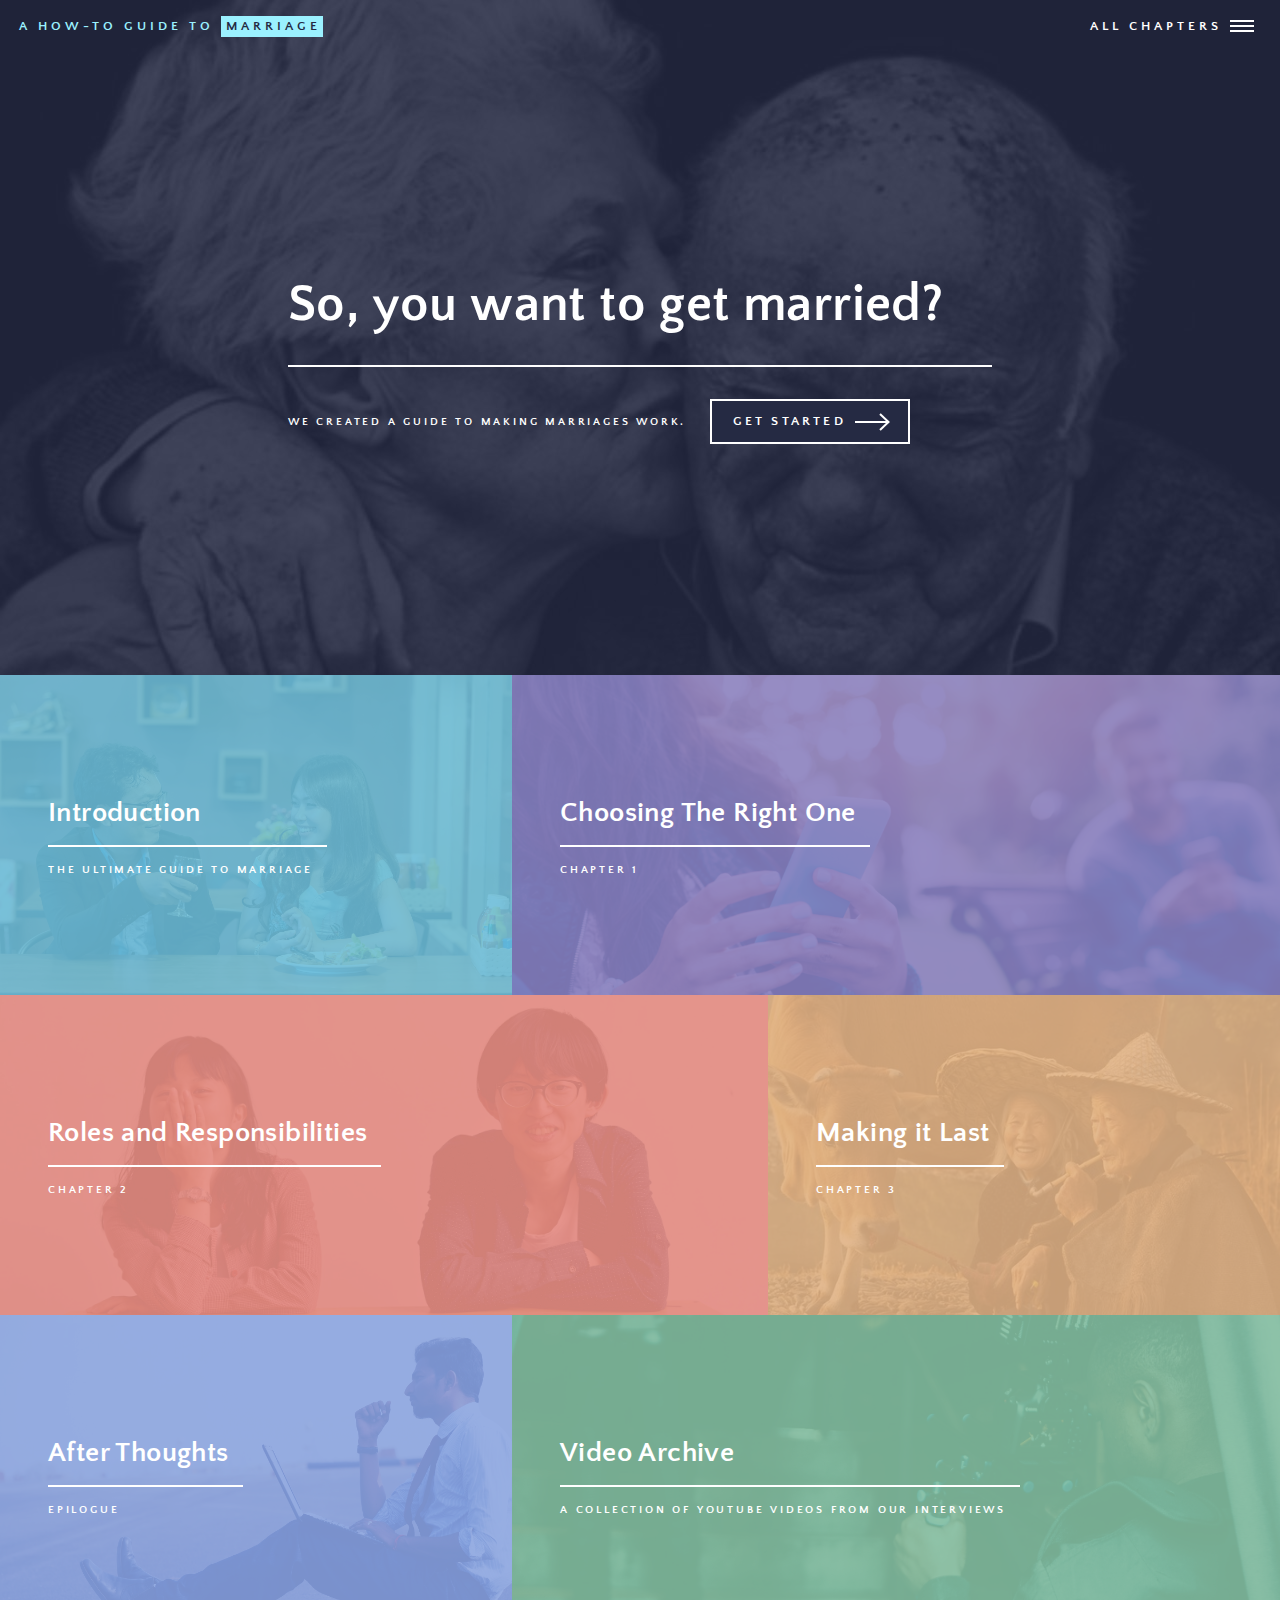
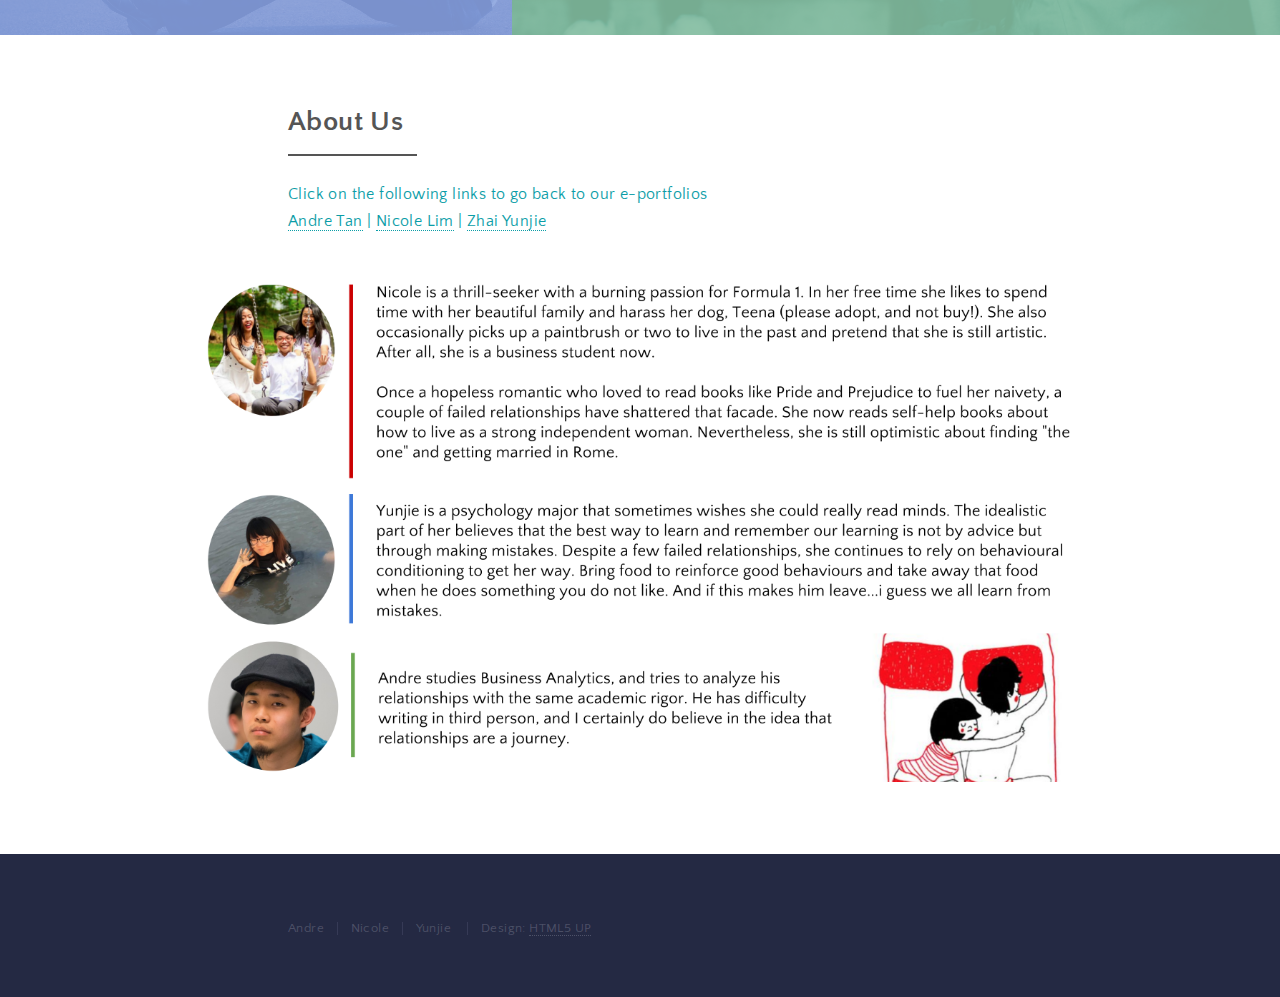
<file: index.html>
<html>
	<head>
		<title>A How-To Guide to Marriage</title>
		<meta charset="utf-8" />
		<meta name="viewport" content="width=device-width, initial-scale=1, user-scalable=no" />
		<!--[if lte IE 8]><script src="assets/js/ie/html5shiv.js"></script><![endif]-->
		<link rel="stylesheet" href="assets/css/main.css" />
		<link rel="stylesheet" href="https://fonts.googleapis.com/css?family=Raleway:200|Quattrocento+Sans">
		<link rel="stylesheet" href="assets/css/custom.css" />
		<!--[if lte IE 9]><link rel="stylesheet" href="assets/css/ie9.css" /><![endif]-->
		<!--[if lte IE 8]><link rel="stylesheet" href="assets/css/ie8.css" /><![endif]-->
	</head>
	<body>

		<!-- Wrapper -->
		<div id="wrapper">

			<!-- Header -->
			<header id="header" class="alt">
				<a href="index.html" class="logo"><span>A How-To Guide to</span> <strong>Marriage</strong></a>
				<nav>
					<a href="#menu">All Chapters</a>
				</nav>
			</header>

			<!-- Menu -->
			<nav id="menu">
				<ul class="links">
					<li><a href="index.html">Home</a></li>
					<li><a href="intro.html">Chapter 0: Introduction</a></li>
					<li><a href="choosing.html">Chapter 1: Choosing The Right One</a></li>
					<li><a href="roles.html">Chapter 2: Roles and Responsibilities</a></li>
					<li><a href="longevity.html">Chapter 3: Making it Last</a></li>
					<li><a href="reflection.html">Epilogue: After Thoughts</a></li>
					<li><a href="archive.html">Video Archives</a></li>
				</ul>
			</nav>

			<!-- Banner -->
			<section id="banner" class="major">
				<div class="inner">
					<header class="major">
						<h1>So, you want to get married?</h1>
					</header>
					<div class="content">
						<p>We created a guide to making marriages work.</p>
						<ul class="actions">
							<li><a href="#one" class="button next scrolly">Get Started</a></li>
						</ul>
					</div>
				</div>
			</section>

			<!-- Main -->
			<div id="main">
				<!-- One -->
				<section id="one" class="tiles">
					<article>
						<span class="image">
							<img src="images/intro.jpg" alt="" />
						</span>
						<header class="major">
							<h3><a href="intro.html" class="link">Introduction</a></h3>
							<p>The Ultimate Guide to Marriage</p>
						</header>
					</article>
					<article>
						<span class="image">
							<img src="images/choosing.jpg" alt="" />
						</span>
						<header class="major">
							<h3><a href="choosing.html" class="link">Choosing The Right One</a></h3>
							<p>Chapter 1</p>
						</header>
					</article>
					<article>
						<span class="image">
							<img src="images/roles.jpg" alt="" />
						</span>
						<header class="major">
							<h3><a href="roles.html" class="link">Roles and Responsibilities</a></h3>
							<p>Chapter 2</p>
						</header>
					</article>
					<article>
						<span class="image">
							<img src="images/longevity.jpg" alt="" />
						</span>
						<header class="major">
							<h3><a href="longevity.html" class="link">Making it Last</a></h3>
							<p>Chapter 3</p>
						</header>
					</article>
					<article>
						<span class="image">
							<img src="images/reflection.jpg" alt="" />
						</span>
						<header class="major">
							<h3><a href="reflection.html" class="link">After Thoughts</a></h3>
							<p>Epilogue</p>
						</header>
					</article>
					<article>
						<span class="image">
							<img src="images/archive.jpg" alt="" />
						</span>
						<header class="major">
							<h3><a href="archive.html" class="link">Video Archive</a></h3>
							<p>A collection of YouTube videos from our Interviews</p>
						</header>
					</article>
				</section>
				<section id="two">
					<div class="inner">
						<header class="major">
							<h2>About Us</h2>
						</header>
						<ul class="portfoliolinks">
							<font color="#0b9da7">
							<li>Click on the following links to go back to our e-portfolios</li>
							<li><a href="http://blog.nus.edu.sg/tanandre">Andre Tan</a> | <a href="http://blog.nus.edu.sg/limyunyeenicole">Nicole Lim</a> | <a href="http://blog.nus.edu.sg/zhaiyunjie">Zhai Yunjie</a></li>
							</font>
						</ul>
						<span class="image main"><img src="images/about-us.jpg" alt="" style="width: 130%; margin-left: -15%;"/></span>
					</div>
				</section>
			</div>

			<!-- Footer -->
			<footer id="footer">
				<div class="inner">
					<ul class="copyright">
						<li>Andre</li><li>Nicole</li><li>Yunjie</li>
						<li>Design: <a href="https://html5up.net">HTML5 UP</a></li>
					</ul>
				</div>
			</footer>

		</div>

		<!-- Scripts -->
		<script src="assets/js/jquery.min.js"></script>
		<script src="assets/js/jquery.scrolly.min.js"></script>
		<script src="assets/js/jquery.scrollex.min.js"></script>
		<script src="assets/js/skel.min.js"></script>
		<script src="assets/js/util.js"></script>
		<!--[if lte IE 8]><script src="assets/js/ie/respond.min.js"></script><![endif]-->
		<script src="assets/js/main.js"></script>

	</body>
</html>
</file>
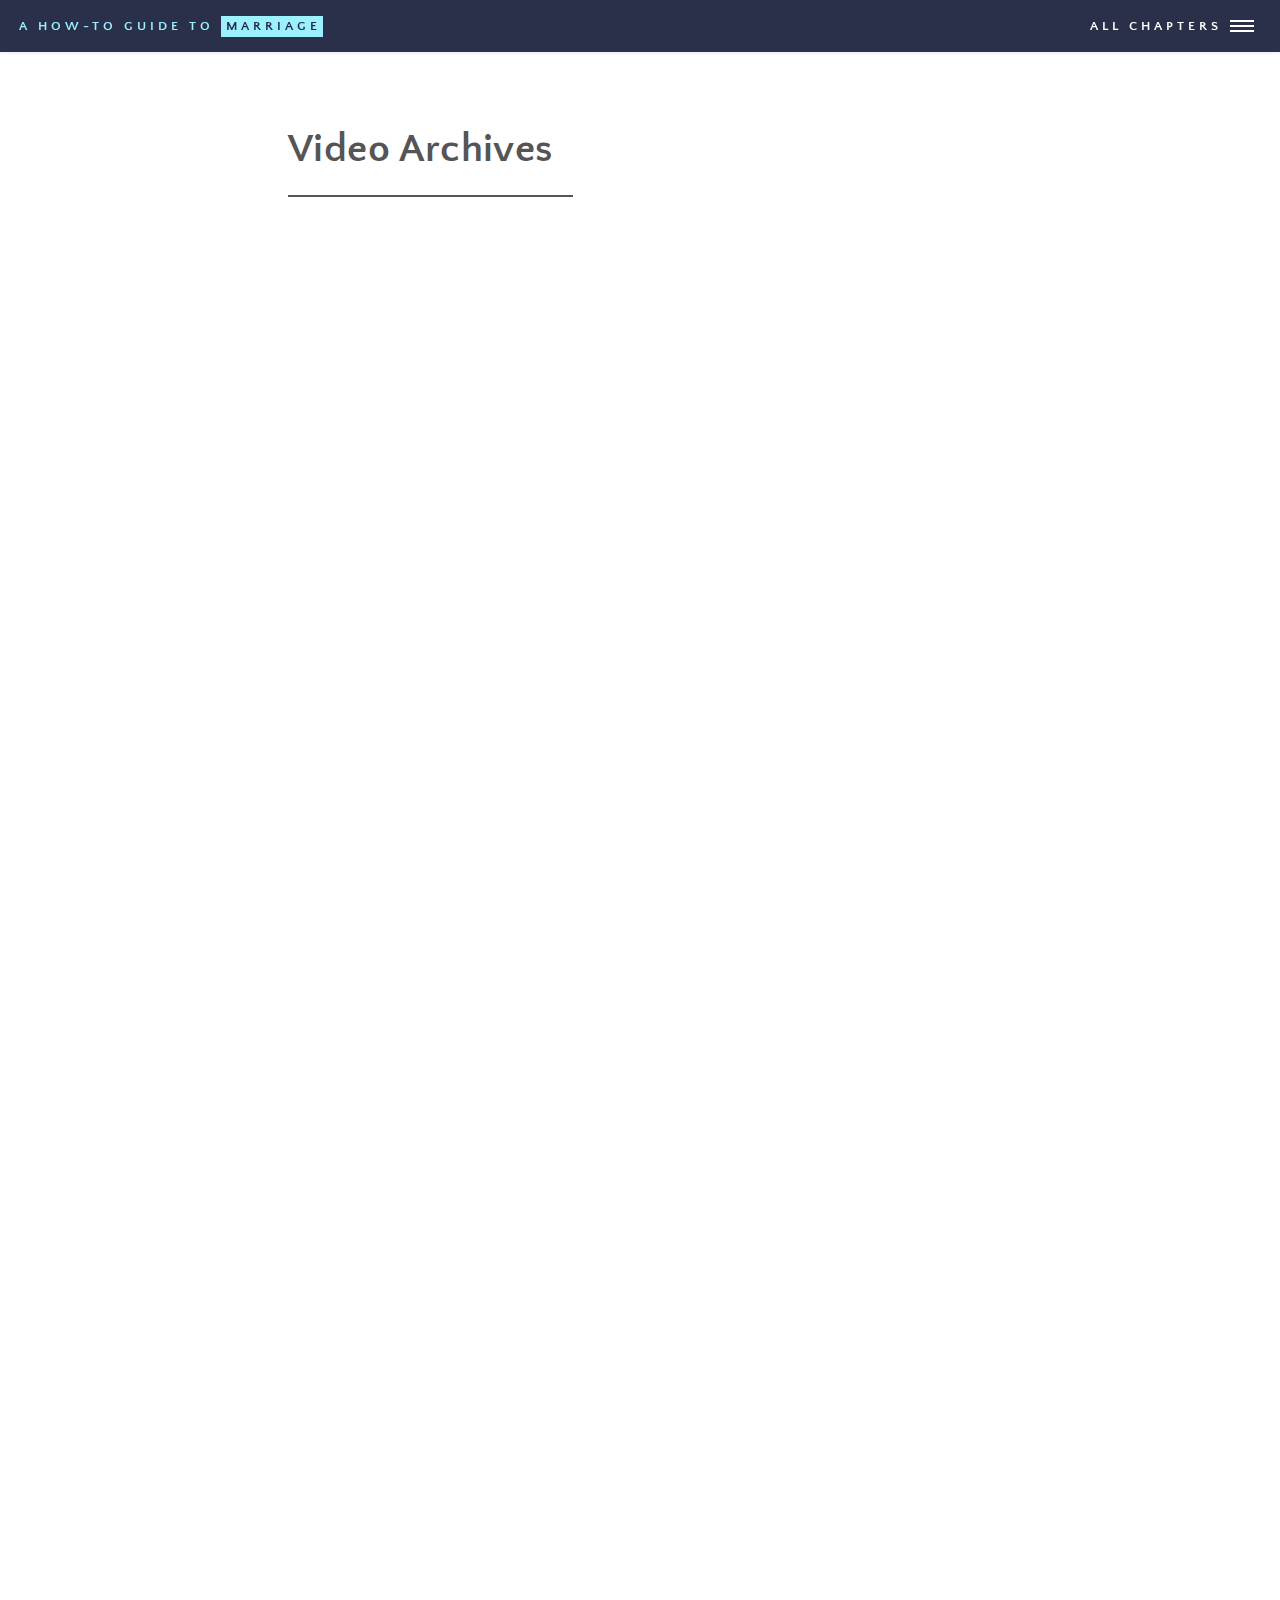
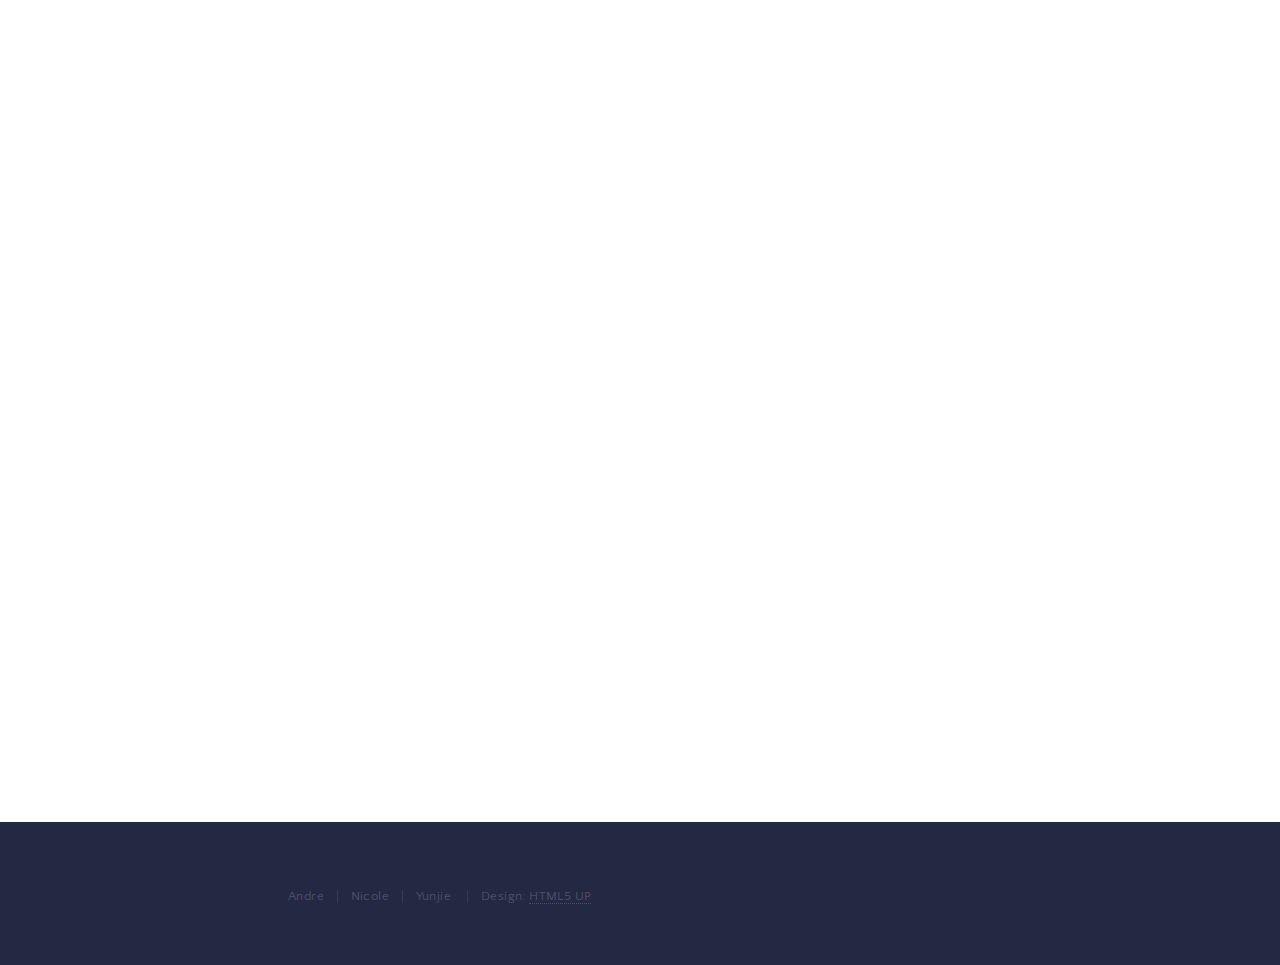
<file: archive.html>
<html>
	<head>
		<title>A How-To Guide to Marriage</title>
		<meta charset="utf-8" />
		<meta name="viewport" content="width=device-width, initial-scale=1, user-scalable=no" />
		<!--[if lte IE 8]><script src="assets/js/ie/html5shiv.js"></script><![endif]-->
		<link rel="stylesheet" href="assets/css/main.css" />
		<link rel="stylesheet" href="https://fonts.googleapis.com/css?family=Raleway:200|Quattrocento+Sans">
		<link rel="stylesheet" href="assets/css/custom.css" />
		<!--[if lte IE 9]><link rel="stylesheet" href="assets/css/ie9.css" /><![endif]-->
		<!--[if lte IE 8]><link rel="stylesheet" href="assets/css/ie8.css" /><![endif]-->
	</head>
	<body>

		<!-- Wrapper -->
		<div id="wrapper">

			<!-- Header -->
			<header id="header">
				<a href="index.html" class="logo"><span>A How-To Guide to</span> <strong>Marriage</strong></a>
				<nav>
					<a href="#menu">All Chapters</a>
				</nav>
			</header>

			<!-- Menu -->
			<nav id="menu">
				<ul class="links">
					<li><a href="index.html">Home</a></li>
					<li><a href="intro.html">Chapter 0: Introduction</a></li>
					<li><a href="choosing.html">Chapter 1: Choosing The Right One</a></li>
					<li><a href="roles.html">Chapter 2: Roles and Responsibilities</a></li>
					<li><a href="longevity.html">Chapter 3: Making it Last</a></li>
					<li><a href="reflection.html">Epilogue: After Thoughts</a></li>
					<li><a href="archive.html">Video Archives</a></li>
				</ul>
			</nav>

			<!-- Main -->
			<div id="main" class="alt tips">

				<!-- One -->
				<section id="one">
					<div class="inner">
						<header class="major">
							<h1>Video Archives</h1>
						</header>
						<div class="archives">
							<iframe width="100%" height="400" src="https://www.youtube.com/embed/ckQSnyKEOr0" frameborder="0" allowfullscreen></iframe>
							<iframe width="100%" height="400" src="https://www.youtube.com/embed/anjy_macCco" frameborder="0" allowfullscreen></iframe>
							<iframe width="100%" height="400" src="https://www.youtube.com/embed/rU7gg346ZY8" frameborder="0" allowfullscreen></iframe>
							<iframe width="100%" height="400" src="https://www.youtube.com/embed/88W1-x_WoZQ" frameborder="0" allowfullscreen></iframe>
							<iframe width="100%" height="400" src="https://www.youtube.com/embed/GCV6hrbBgS0" frameborder="0" allowfullscreen></iframe>
						</div>
					</div>
				</section>

			</div>


			<!-- Footer -->
			<footer id="footer">
				<div class="inner">
					<ul class="copyright">
						<li>Andre</li><li>Nicole</li><li>Yunjie</li>
						<li>Design: <a href="https://html5up.net">HTML5 UP</a></li>
					</ul>
				</div>
			</footer>

		</div>

		<!-- Scripts -->
		<script src="assets/js/jquery.min.js"></script>
		<script src="assets/js/jquery.scrolly.min.js"></script>
		<script src="assets/js/jquery.scrollex.min.js"></script>
		<script src="assets/js/skel.min.js"></script>
		<script src="assets/js/util.js"></script>
		<!--[if lte IE 8]><script src="assets/js/ie/respond.min.js"></script><![endif]-->
		<script src="assets/js/main.js"></script>

	</body>
</html>
</file>
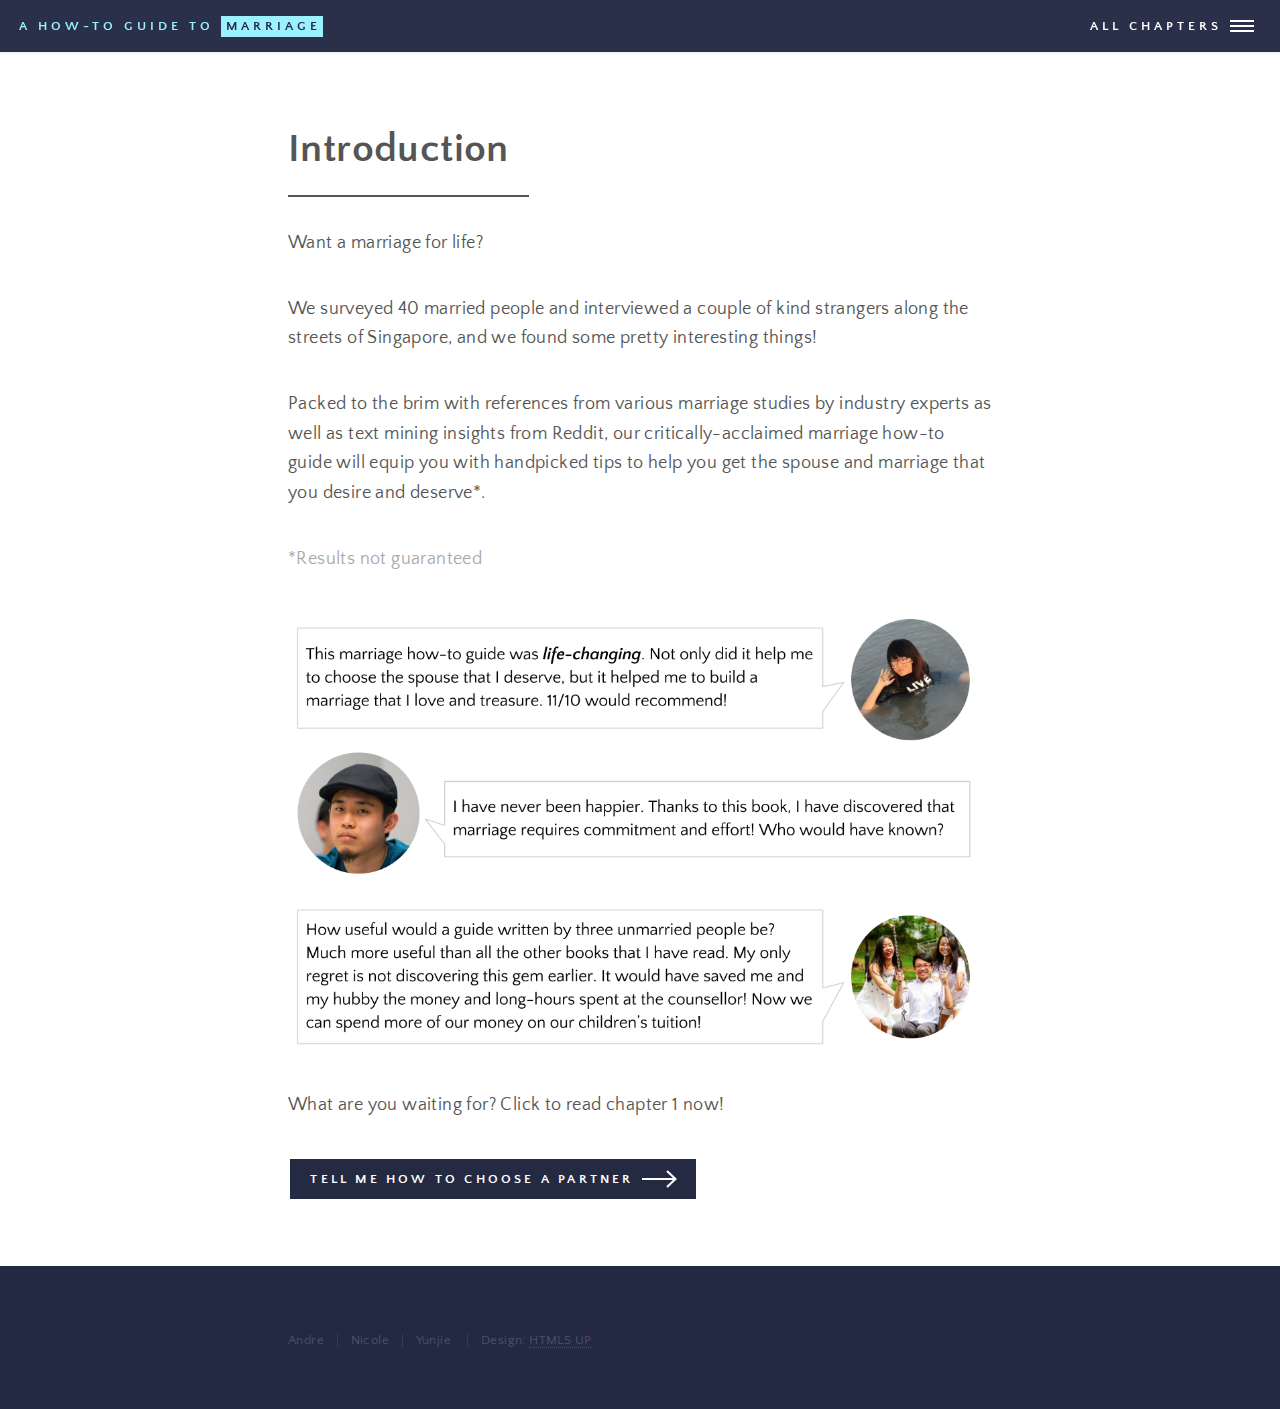
<file: intro.html>
<html>
	<head>
		<title>A How-To Guide to Marriage</title>
		<meta charset="utf-8" />
		<meta name="viewport" content="width=device-width, initial-scale=1, user-scalable=no" />
		<!--[if lte IE 8]><script src="assets/js/ie/html5shiv.js"></script><![endif]-->
		<link rel="stylesheet" href="assets/css/main.css" />
		<link rel="stylesheet" href="https://fonts.googleapis.com/css?family=Raleway:200|Quattrocento+Sans">
		<link rel="stylesheet" href="assets/css/custom.css" />
		<!--[if lte IE 9]><link rel="stylesheet" href="assets/css/ie9.css" /><![endif]-->
		<!--[if lte IE 8]><link rel="stylesheet" href="assets/css/ie8.css" /><![endif]-->
	</head>
	<body>

		<!-- Wrapper -->
		<div id="wrapper">

			<!-- Header -->
			<header id="header">
				<a href="index.html" class="logo"><span>A How-To Guide to</span> <strong>Marriage</strong></a>
				<nav>
					<a href="#menu">All Chapters</a>
				</nav>
			</header>

			<!-- Menu -->
			<nav id="menu">
				<ul class="links">
					<li><a href="index.html">Home</a></li>
					<li><a href="intro.html">Chapter 0: Introduction</a></li>
					<li><a href="choosing.html">Chapter 1: Choosing The Right One</a></li>
					<li><a href="roles.html">Chapter 2: Roles and Responsibilities</a></li>
					<li><a href="longevity.html">Chapter 3: Making it Last</a></li>
					<li><a href="reflection.html">Epilogue: After Thoughts</a></li>
					<li><a href="archive.html">Video Archives</a></li>
				</ul>
			</nav>

			<!-- Main -->
			<div id="main" class="alt tips">

				<!-- One -->
				<section id="one">
					<div class="inner">
						<header class="major">
							<h1>Introduction</h1>
						</header>
						<p>Want a marriage for life?</p>
						<p>We surveyed 40 married people and interviewed a couple of kind strangers along the streets of Singapore, and we found some pretty interesting things!</p>
						<p>Packed to the brim with references from various marriage studies by industry experts as well as text mining insights from Reddit, our critically-acclaimed marriage how-to guide will equip you with handpicked tips to help you get the spouse and marriage that you desire and deserve*.</p>
						<p style="color: #aaa;">*Results not guaranteed</p>
						<span class="image main"><img src="images/testimonial.jpg" alt="" /></span>
						<p>What are you waiting for? Click to read chapter 1 now!</p>
						<ul class="actions">
							<li><a href="choosing.html" class="button next">Tell me how to choose a partner</a></li>
						</ul>
					</div>
				</section>

			</div>


			<!-- Footer -->
			<footer id="footer">
				<div class="inner">
					<ul class="copyright">
						<li>Andre</li><li>Nicole</li><li>Yunjie</li>
						<li>Design: <a href="https://html5up.net">HTML5 UP</a></li>
					</ul>
				</div>
			</footer>

		</div>

		<!-- Scripts -->
		<script src="assets/js/jquery.min.js"></script>
		<script src="assets/js/jquery.scrolly.min.js"></script>
		<script src="assets/js/jquery.scrollex.min.js"></script>
		<script src="assets/js/skel.min.js"></script>
		<script src="assets/js/util.js"></script>
		<!--[if lte IE 8]><script src="assets/js/ie/respond.min.js"></script><![endif]-->
		<script src="assets/js/main.js"></script>

	</body>
</html>
</file>
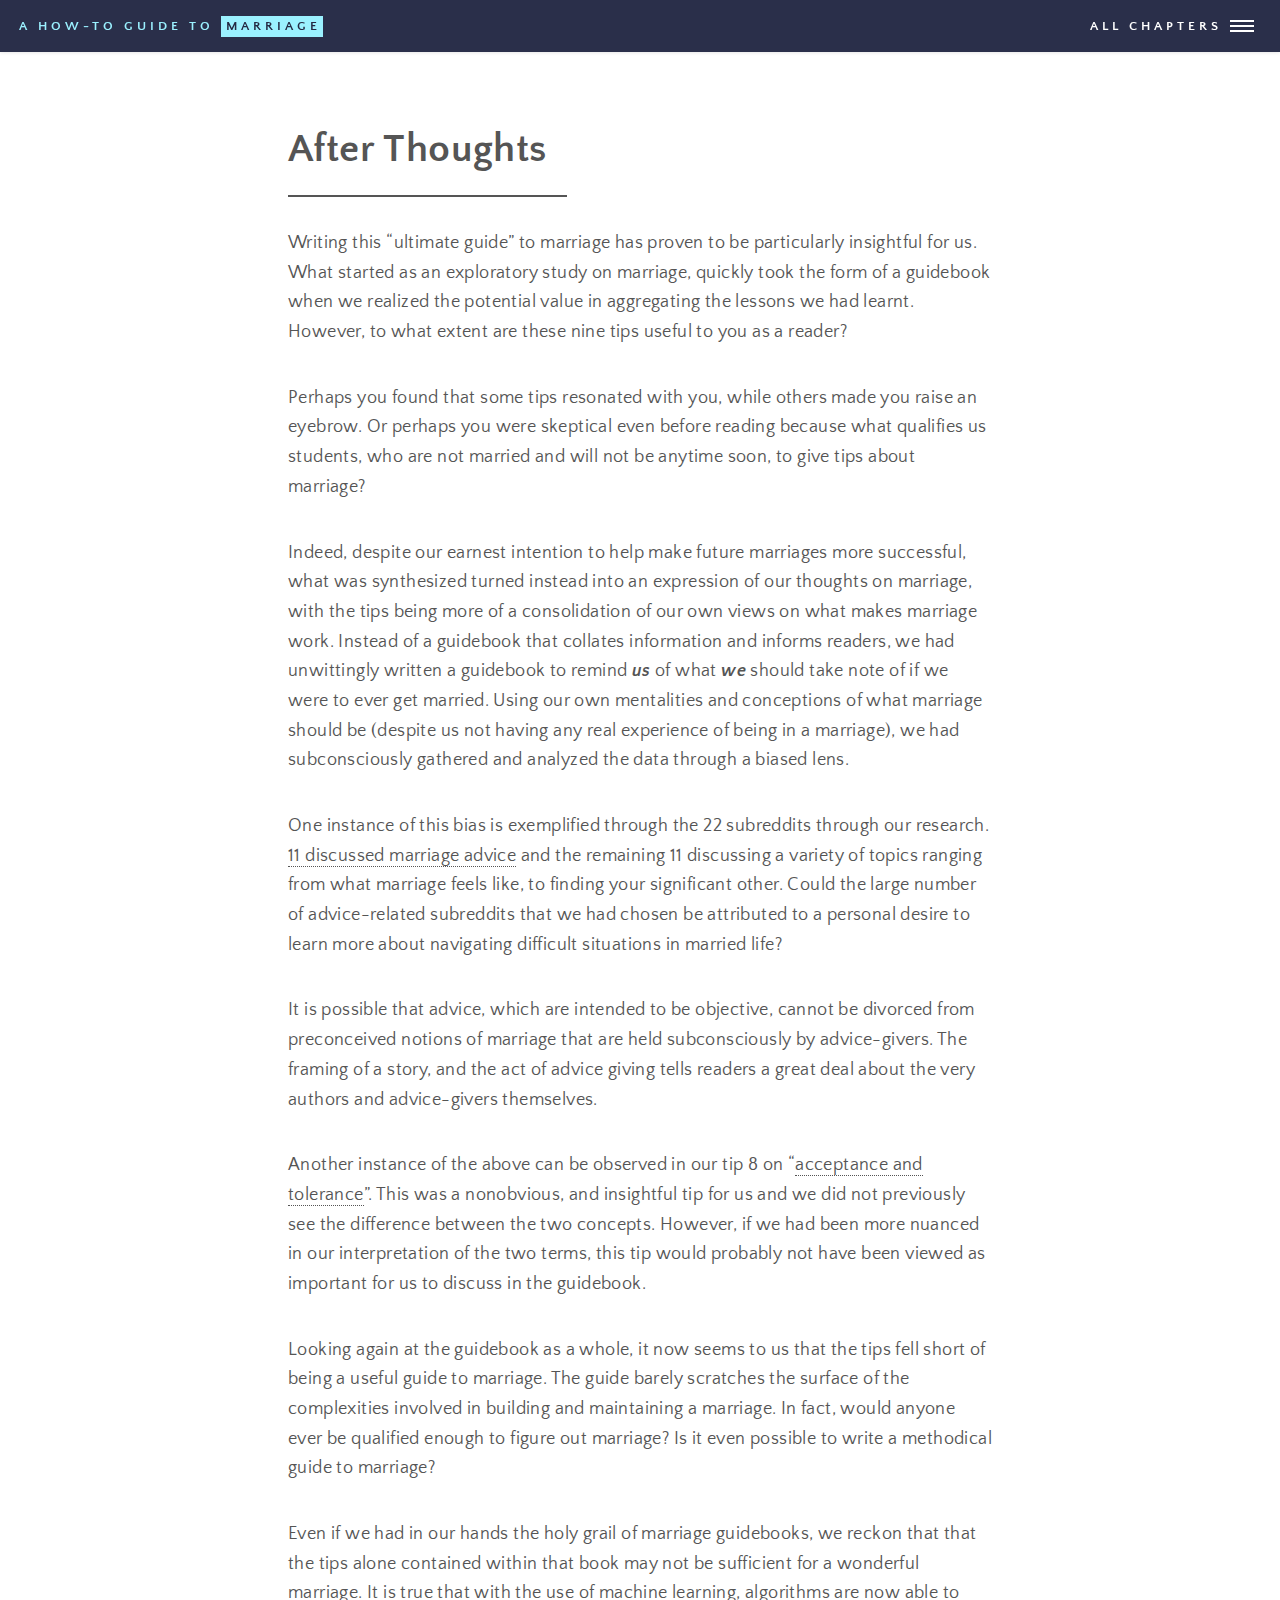
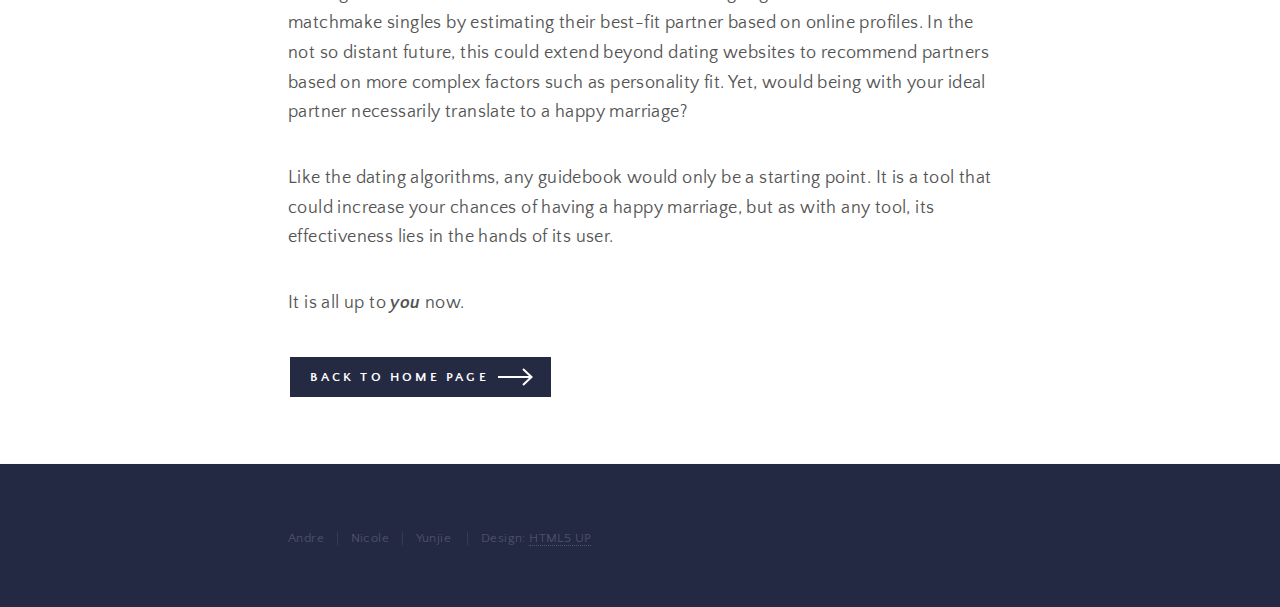
<file: reflection.html>
<html>
	<head>
		<title>A How-To Guide to Marriage</title>
		<meta charset="utf-8" />
		<meta name="viewport" content="width=device-width, initial-scale=1, user-scalable=no" />
		<!--[if lte IE 8]><script src="assets/js/ie/html5shiv.js"></script><![endif]-->
		<link rel="stylesheet" href="assets/css/main.css" />
		<link rel="stylesheet" href="https://fonts.googleapis.com/css?family=Raleway:200|Quattrocento+Sans">
		<link rel="stylesheet" href="assets/css/custom.css" />
		<!--[if lte IE 9]><link rel="stylesheet" href="assets/css/ie9.css" /><![endif]-->
		<!--[if lte IE 8]><link rel="stylesheet" href="assets/css/ie8.css" /><![endif]-->
	</head>
	<body>

		<!-- Wrapper -->
		<div id="wrapper">

			<!-- Header -->
			<header id="header">
				<a href="index.html" class="logo"><span>A How-To Guide to</span> <strong>Marriage</strong></a>
				<nav>
					<a href="#menu">All Chapters</a>
				</nav>
			</header>

			<!-- Menu -->
			<nav id="menu">
				<ul class="links">
					<li><a href="index.html">Home</a></li>
					<li><a href="intro.html">Chapter 0: Introduction</a></li>
					<li><a href="choosing.html">Chapter 1: Choosing The Right One</a></li>
					<li><a href="roles.html">Chapter 2: Roles and Responsibilities</a></li>
					<li><a href="longevity.html">Chapter 3: Making it Last</a></li>
					<li><a href="reflection.html">Epilogue: After Thoughts</a></li>
					<li><a href="archive.html">Video Archives</a></li>
				</ul>
			</nav>

			<!-- Main -->
			<div id="main" class="alt tips">

				<!-- One -->
				<section id="one">
					<div class="inner">
						<header class="major">
							<h1>After Thoughts</h1>
						</header>
						<p>Writing this “ultimate guide” to marriage has proven to be particularly insightful for us. What started as an exploratory study on marriage, quickly took the form of a guidebook when we realized the potential value in aggregating the lessons we had learnt. However, to what extent are these nine tips useful to you as a reader?</p>
						<p>Perhaps you found that some tips resonated with you, while others made you raise an eyebrow. Or perhaps you were skeptical even before reading because what qualifies us students, who are not married and will not be anytime soon, to give tips about marriage?</p>
						<p>Indeed, despite our earnest intention to help make future marriages more successful, what was synthesized turned instead into an expression of our thoughts on marriage, with the tips being more of a consolidation of our own views on what makes marriage work. Instead of a guidebook that collates information and informs readers, we had unwittingly written a guidebook to remind <b><em>us</em></b> of what <b><em>we</em></b> should take note of if we were to ever get married. Using our own mentalities and conceptions of what marriage should be (despite us not having any real experience of being in a marriage), we had subconsciously gathered and analyzed the data through a biased lens.</p>
						<p>One instance of this bias is exemplified through the 22 subreddits through our research. <a href="https://yjgrace.github.io/choosing.html#listen">11 discussed marriage advice</a> and the remaining 11 discussing a variety of topics ranging from what marriage feels like, to finding your significant other. Could the large number of advice-related subreddits that we had chosen be attributed to a personal desire to learn more about navigating difficult situations in married life?</p>
						<p>It is possible that advice, which are intended to be objective, cannot be divorced from preconceived notions of marriage that are held subconsciously by advice-givers. The framing of a story, and the act of advice giving tells readers a great deal about the very authors and advice-givers themselves.</p>
						<p>Another instance of the above can be observed in our tip 8 on “<a href="https://yjgrace.github.io/longevity.html#ant">acceptance and tolerance</a>”. This was a nonobvious, and insightful tip for us and we did not previously see the difference between the two concepts. However, if we had been more nuanced in our interpretation of the two terms, this tip would probably not have been viewed as important for us to discuss in the guidebook.</p>
						<p>Looking again at the guidebook as a whole, it now seems to us that the tips fell short of being a useful guide to marriage. The guide barely scratches the surface of the complexities involved in building and maintaining a marriage. In fact, would anyone ever be qualified enough to figure out marriage? Is it even possible to write a methodical guide to marriage?</p>
						<p>Even if we had in our hands the holy grail of marriage guidebooks, we reckon that that the tips alone contained within that book may not be sufficient for a wonderful marriage. It is true that with the use of machine learning, algorithms are now able to matchmake singles by estimating their best-fit partner based on online profiles. In the not so distant future, this could extend beyond dating websites to recommend partners based on more complex factors such as personality fit. Yet, would being with your ideal partner necessarily translate to a happy marriage?</p>
						<p>Like the dating algorithms, any guidebook would only be a starting point. It is a tool that could increase your chances of having a happy marriage, but as with any tool, its effectiveness lies in the hands of its user.</p>
						<p>It is all up to <b><em>you</em></b> now.</p>

						<ul class="actions">
							<li><a href="index.html" class="button next">Back to Home Page</a></li>
						</ul>

					</div>
				</section>

			</div>


			<!-- Footer -->
			<footer id="footer">
				<div class="inner">
					<ul class="copyright">
						<li>Andre</li><li>Nicole</li><li>Yunjie</li>
						<li>Design: <a href="https://html5up.net">HTML5 UP</a></li>
					</ul>
				</div>
			</footer>

		</div>

		<!-- Scripts -->
		<script src="assets/js/jquery.min.js"></script>
		<script src="assets/js/jquery.scrolly.min.js"></script>
		<script src="assets/js/jquery.scrollex.min.js"></script>
		<script src="assets/js/skel.min.js"></script>
		<script src="assets/js/util.js"></script>
		<!--[if lte IE 8]><script src="assets/js/ie/respond.min.js"></script><![endif]-->
		<script src="assets/js/main.js"></script>

	</body>
</html>
</file>
<file: assets/css/custom.css>
body {
	font-family: 'Quattrocento Sans';
}
#two {
	background-color: white;
	color: #555555;
}
#two p {
	font-size: 18px;
}
#two h2 {
	color: #555555;
}
#two header.major > :first-child:after {
	background-color: #555555;
}
#two header.major{
	margin-bottom: 25px;
}
#two ul.portfoliolinks {
	padding-left: 0px;
	margin-bottom: 0px;
	list-style: none;
}
#two .portfoliolinks li{
	padding-left: 0px;
}
.tips {
	background-color: white !important;
	color: #555555;
}
.tips p {
	font-size: 18px;
}
.tips h1,
.tips h3,
.tips h4 {
	color: #555555;
}
.tips header.major > :first-child:after {
	background-color: #555555;
}
.button.next {
	background-color: #252a43 !important;
}
.inner {
	width: 55% !important;
}
hr {
	border-bottom: solid 1px #ddd;
}
.annotation {
	text-align: center;
	color: #aaa;
	font-size: 14px !important;
	margin-top: -2em;
}
.gif {
	margin: 0 !important;
}
.gif img {
	width: 70% !important;
	height: auto;
	text-align: center !important;
	margin: auto;
}
.reference {
	color: #aaa;
	font-size: 16px !important;
	margin-bottom: 0.5em;
}
.tips b {
	color: #555555;
	font-size: 18px;
}
.reflection b {
	color: #555555;
}
.atlas {
	margin-left: 10px;
}
#menu ul {
	text-align: left;
}
.archives iframe {
	margin-bottom: 2em;
}
</file>
<file: assets/css/ie9.css>
/*
	Forty by HTML5 UP
	html5up.net | @ajlkn
	Free for personal and commercial use under the CCA 3.0 license (html5up.net/license)
*/

/* Spotlights */

	.spotlights > section:after {
		content: '';
		display: block;
		clear: both;
	}

	.spotlights > section > .image {
		float: left;
	}

	.spotlights > section > .content {
		float: left;
	}

/* Tiles */

	.tiles:after {
		content: '';
		display: block;
		clear: both;
	}

	.tiles article {
		padding: 8em 4em 6em 4em ;
		float: left;
		height: auto;
		max-height: none;
		min-height: 0;
	}

/* Header */

	#header .logo {
		position: absolute;
		top: 0;
		left: 0;
	}

	#header nav {
		position: absolute;
		top: 0;
		right: 0;
	}

/* Banner */

	#banner {
		padding: 7em 0 4em 0 ;
		background-attachment: scroll;
		height: auto;
		max-height: none;
		min-height: 0;
	}

		#banner > .inner .content {
			display: block;
		}

			#banner > .inner .content > * {
				margin-left: 0;
				margin: 0 0 2em 0;
			}

		#banner.major {
			height: auto;
			max-height: none;
			min-height: 0;
		}

/* Contact */

	#contact:after {
		content: '';
		display: block;
		clear: both;
	}

	#contact > .inner > * {
		float: left;
	}

/* Menu */

	#menu .inner {
		margin: 0 auto;
	}
</file>
<file: assets/css/ie8.css>
/*
	Forty by HTML5 UP
	html5up.net | @ajlkn
	Free for personal and commercial use under the CCA 3.0 license (html5up.net/license)
*/

/* Button */

	.button {
		border: solid 2px !important;
	}

		.button.next {
			padding-right: 1.75em;
		}

			.button.next:before, .button.next:after {
				display: none;
			}

/* Tiles */

	.tiles article {
		width: 50%;
		-ms-behavior: url("assets/js/ie/backgroundsize.min.htc");
		background-size: cover;
	}

/* Banner */

	#banner {
		-ms-behavior: url("assets/js/ie/backgroundsize.min.htc");
	}

		#banner:after {
			display: none;
		}

/* Menu */

	#menu {
		background: #242943;
	}
</file>
<file: assets/css/main.css>
@import url(font-awesome.min.css);
@import url("https://fonts.googleapis.com/css?family=Source+Sans+Pro:300,300italic,600,600italic");

/*
	Forty by HTML5 UP
	html5up.net | @ajlkn
	Free for personal and commercial use under the CCA 3.0 license (html5up.net/license)
*/

/* Reset */

	html, body, div, span, applet, object, iframe, h1, h2, h3, h4, h5, h6, p, blockquote, pre, a, abbr, acronym, address, big, cite, code, del, dfn, em, img, ins, kbd, q, s, samp, small, strike, strong, sub, sup, tt, var, b, u, i, center, dl, dt, dd, ol, ul, li, fieldset, form, label, legend, table, caption, tbody, tfoot, thead, tr, th, td, article, aside, canvas, details, embed, figure, figcaption, footer, header, hgroup, menu, nav, output, ruby, section, summary, time, mark, audio, video {
		margin: 0;
		padding: 0;
		border: 0;
		font-size: 100%;
		font: inherit;
		vertical-align: baseline;
	}

	article, aside, details, figcaption, figure, footer, header, hgroup, menu, nav, section {
		display: block;
	}

	body {
		line-height: 1;
	}

	ol, ul {
		list-style: none;
	}

	blockquote, q {
		quotes: none;
	}

	blockquote:before, blockquote:after, q:before, q:after {
		content: '';
		content: none;
	}

	table {
		border-collapse: collapse;
		border-spacing: 0;
	}

	body {
		-webkit-text-size-adjust: none;
	}

/* Box Model */

	*, *:before, *:after {
		-moz-box-sizing: border-box;
		-webkit-box-sizing: border-box;
		box-sizing: border-box;
	}

/* Grid */

	.row {
		border-bottom: solid 1px transparent;
		-moz-box-sizing: border-box;
		-webkit-box-sizing: border-box;
		box-sizing: border-box;
	}

	.row > * {
		float: left;
		-moz-box-sizing: border-box;
		-webkit-box-sizing: border-box;
		box-sizing: border-box;
	}

	.row:after, .row:before {
		content: '';
		display: block;
		clear: both;
		height: 0;
	}

	.row.uniform > * > :first-child {
		margin-top: 0;
	}

	.row.uniform > * > :last-child {
		margin-bottom: 0;
	}

	.row.\30 \25 > * {
		padding: 0 0 0 0em;
	}

	.row.\30 \25 {
		margin: 0 0 -1px 0em;
	}

	.row.uniform.\30 \25 > * {
		padding: 0em 0 0 0em;
	}

	.row.uniform.\30 \25 {
		margin: 0em 0 -1px 0em;
	}

	.row > * {
		padding: 0 0 0 2em;
	}

	.row {
		margin: 0 0 -1px -2em;
	}

	.row.uniform > * {
		padding: 2em 0 0 2em;
	}

	.row.uniform {
		margin: -2em 0 -1px -2em;
	}

	.row.\32 00\25 > * {
		padding: 0 0 0 4em;
	}

	.row.\32 00\25 {
		margin: 0 0 -1px -4em;
	}

	.row.uniform.\32 00\25 > * {
		padding: 4em 0 0 4em;
	}

	.row.uniform.\32 00\25 {
		margin: -4em 0 -1px -4em;
	}

	.row.\31 50\25 > * {
		padding: 0 0 0 3em;
	}

	.row.\31 50\25 {
		margin: 0 0 -1px -3em;
	}

	.row.uniform.\31 50\25 > * {
		padding: 3em 0 0 3em;
	}

	.row.uniform.\31 50\25 {
		margin: -3em 0 -1px -3em;
	}

	.row.\35 0\25 > * {
		padding: 0 0 0 1em;
	}

	.row.\35 0\25 {
		margin: 0 0 -1px -1em;
	}

	.row.uniform.\35 0\25 > * {
		padding: 1em 0 0 1em;
	}

	.row.uniform.\35 0\25 {
		margin: -1em 0 -1px -1em;
	}

	.row.\32 5\25 > * {
		padding: 0 0 0 0.5em;
	}

	.row.\32 5\25 {
		margin: 0 0 -1px -0.5em;
	}

	.row.uniform.\32 5\25 > * {
		padding: 0.5em 0 0 0.5em;
	}

	.row.uniform.\32 5\25 {
		margin: -0.5em 0 -1px -0.5em;
	}

	.\31 2u, .\31 2u\24 {
		width: 100%;
		clear: none;
		margin-left: 0;
	}

	.\31 1u, .\31 1u\24 {
		width: 91.6666666667%;
		clear: none;
		margin-left: 0;
	}

	.\31 0u, .\31 0u\24 {
		width: 83.3333333333%;
		clear: none;
		margin-left: 0;
	}

	.\39 u, .\39 u\24 {
		width: 75%;
		clear: none;
		margin-left: 0;
	}

	.\38 u, .\38 u\24 {
		width: 66.6666666667%;
		clear: none;
		margin-left: 0;
	}

	.\37 u, .\37 u\24 {
		width: 58.3333333333%;
		clear: none;
		margin-left: 0;
	}

	.\36 u, .\36 u\24 {
		width: 50%;
		clear: none;
		margin-left: 0;
	}

	.\35 u, .\35 u\24 {
		width: 41.6666666667%;
		clear: none;
		margin-left: 0;
	}

	.\34 u, .\34 u\24 {
		width: 33.3333333333%;
		clear: none;
		margin-left: 0;
	}

	.\33 u, .\33 u\24 {
		width: 25%;
		clear: none;
		margin-left: 0;
	}

	.\32 u, .\32 u\24 {
		width: 16.6666666667%;
		clear: none;
		margin-left: 0;
	}

	.\31 u, .\31 u\24 {
		width: 8.3333333333%;
		clear: none;
		margin-left: 0;
	}

	.\31 2u\24 + *,
	.\31 1u\24 + *,
	.\31 0u\24 + *,
	.\39 u\24 + *,
	.\38 u\24 + *,
	.\37 u\24 + *,
	.\36 u\24 + *,
	.\35 u\24 + *,
	.\34 u\24 + *,
	.\33 u\24 + *,
	.\32 u\24 + *,
	.\31 u\24 + * {
		clear: left;
	}

	.\-11u {
		margin-left: 91.66667%;
	}

	.\-10u {
		margin-left: 83.33333%;
	}

	.\-9u {
		margin-left: 75%;
	}

	.\-8u {
		margin-left: 66.66667%;
	}

	.\-7u {
		margin-left: 58.33333%;
	}

	.\-6u {
		margin-left: 50%;
	}

	.\-5u {
		margin-left: 41.66667%;
	}

	.\-4u {
		margin-left: 33.33333%;
	}

	.\-3u {
		margin-left: 25%;
	}

	.\-2u {
		margin-left: 16.66667%;
	}

	.\-1u {
		margin-left: 8.33333%;
	}

	@media screen and (max-width: 1680px) {

		.row > * {
			padding: 0 0 0 2em;
		}

		.row {
			margin: 0 0 -1px -2em;
		}

		.row.uniform > * {
			padding: 2em 0 0 2em;
		}

		.row.uniform {
			margin: -2em 0 -1px -2em;
		}

		.row.\32 00\25 > * {
			padding: 0 0 0 4em;
		}

		.row.\32 00\25 {
			margin: 0 0 -1px -4em;
		}

		.row.uniform.\32 00\25 > * {
			padding: 4em 0 0 4em;
		}

		.row.uniform.\32 00\25 {
			margin: -4em 0 -1px -4em;
		}

		.row.\31 50\25 > * {
			padding: 0 0 0 3em;
		}

		.row.\31 50\25 {
			margin: 0 0 -1px -3em;
		}

		.row.uniform.\31 50\25 > * {
			padding: 3em 0 0 3em;
		}

		.row.uniform.\31 50\25 {
			margin: -3em 0 -1px -3em;
		}

		.row.\35 0\25 > * {
			padding: 0 0 0 1em;
		}

		.row.\35 0\25 {
			margin: 0 0 -1px -1em;
		}

		.row.uniform.\35 0\25 > * {
			padding: 1em 0 0 1em;
		}

		.row.uniform.\35 0\25 {
			margin: -1em 0 -1px -1em;
		}

		.row.\32 5\25 > * {
			padding: 0 0 0 0.5em;
		}

		.row.\32 5\25 {
			margin: 0 0 -1px -0.5em;
		}

		.row.uniform.\32 5\25 > * {
			padding: 0.5em 0 0 0.5em;
		}

		.row.uniform.\32 5\25 {
			margin: -0.5em 0 -1px -0.5em;
		}

		.\31 2u\28xlarge\29, .\31 2u\24\28xlarge\29 {
			width: 100%;
			clear: none;
			margin-left: 0;
		}

		.\31 1u\28xlarge\29, .\31 1u\24\28xlarge\29 {
			width: 91.6666666667%;
			clear: none;
			margin-left: 0;
		}

		.\31 0u\28xlarge\29, .\31 0u\24\28xlarge\29 {
			width: 83.3333333333%;
			clear: none;
			margin-left: 0;
		}

		.\39 u\28xlarge\29, .\39 u\24\28xlarge\29 {
			width: 75%;
			clear: none;
			margin-left: 0;
		}

		.\38 u\28xlarge\29, .\38 u\24\28xlarge\29 {
			width: 66.6666666667%;
			clear: none;
			margin-left: 0;
		}

		.\37 u\28xlarge\29, .\37 u\24\28xlarge\29 {
			width: 58.3333333333%;
			clear: none;
			margin-left: 0;
		}

		.\36 u\28xlarge\29, .\36 u\24\28xlarge\29 {
			width: 50%;
			clear: none;
			margin-left: 0;
		}

		.\35 u\28xlarge\29, .\35 u\24\28xlarge\29 {
			width: 41.6666666667%;
			clear: none;
			margin-left: 0;
		}

		.\34 u\28xlarge\29, .\34 u\24\28xlarge\29 {
			width: 33.3333333333%;
			clear: none;
			margin-left: 0;
		}

		.\33 u\28xlarge\29, .\33 u\24\28xlarge\29 {
			width: 25%;
			clear: none;
			margin-left: 0;
		}

		.\32 u\28xlarge\29, .\32 u\24\28xlarge\29 {
			width: 16.6666666667%;
			clear: none;
			margin-left: 0;
		}

		.\31 u\28xlarge\29, .\31 u\24\28xlarge\29 {
			width: 8.3333333333%;
			clear: none;
			margin-left: 0;
		}

		.\31 2u\24\28xlarge\29 + *,
		.\31 1u\24\28xlarge\29 + *,
		.\31 0u\24\28xlarge\29 + *,
		.\39 u\24\28xlarge\29 + *,
		.\38 u\24\28xlarge\29 + *,
		.\37 u\24\28xlarge\29 + *,
		.\36 u\24\28xlarge\29 + *,
		.\35 u\24\28xlarge\29 + *,
		.\34 u\24\28xlarge\29 + *,
		.\33 u\24\28xlarge\29 + *,
		.\32 u\24\28xlarge\29 + *,
		.\31 u\24\28xlarge\29 + * {
			clear: left;
		}

		.\-11u\28xlarge\29 {
			margin-left: 91.66667%;
		}

		.\-10u\28xlarge\29 {
			margin-left: 83.33333%;
		}

		.\-9u\28xlarge\29 {
			margin-left: 75%;
		}

		.\-8u\28xlarge\29 {
			margin-left: 66.66667%;
		}

		.\-7u\28xlarge\29 {
			margin-left: 58.33333%;
		}

		.\-6u\28xlarge\29 {
			margin-left: 50%;
		}

		.\-5u\28xlarge\29 {
			margin-left: 41.66667%;
		}

		.\-4u\28xlarge\29 {
			margin-left: 33.33333%;
		}

		.\-3u\28xlarge\29 {
			margin-left: 25%;
		}

		.\-2u\28xlarge\29 {
			margin-left: 16.66667%;
		}

		.\-1u\28xlarge\29 {
			margin-left: 8.33333%;
		}

	}

	@media screen and (max-width: 1280px) {

		.row > * {
			padding: 0 0 0 1.5em;
		}

		.row {
			margin: 0 0 -1px -1.5em;
		}

		.row.uniform > * {
			padding: 1.5em 0 0 1.5em;
		}

		.row.uniform {
			margin: -1.5em 0 -1px -1.5em;
		}

		.row.\32 00\25 > * {
			padding: 0 0 0 3em;
		}

		.row.\32 00\25 {
			margin: 0 0 -1px -3em;
		}

		.row.uniform.\32 00\25 > * {
			padding: 3em 0 0 3em;
		}

		.row.uniform.\32 00\25 {
			margin: -3em 0 -1px -3em;
		}

		.row.\31 50\25 > * {
			padding: 0 0 0 2.25em;
		}

		.row.\31 50\25 {
			margin: 0 0 -1px -2.25em;
		}

		.row.uniform.\31 50\25 > * {
			padding: 2.25em 0 0 2.25em;
		}

		.row.uniform.\31 50\25 {
			margin: -2.25em 0 -1px -2.25em;
		}

		.row.\35 0\25 > * {
			padding: 0 0 0 0.75em;
		}

		.row.\35 0\25 {
			margin: 0 0 -1px -0.75em;
		}

		.row.uniform.\35 0\25 > * {
			padding: 0.75em 0 0 0.75em;
		}

		.row.uniform.\35 0\25 {
			margin: -0.75em 0 -1px -0.75em;
		}

		.row.\32 5\25 > * {
			padding: 0 0 0 0.375em;
		}

		.row.\32 5\25 {
			margin: 0 0 -1px -0.375em;
		}

		.row.uniform.\32 5\25 > * {
			padding: 0.375em 0 0 0.375em;
		}

		.row.uniform.\32 5\25 {
			margin: -0.375em 0 -1px -0.375em;
		}

		.\31 2u\28large\29, .\31 2u\24\28large\29 {
			width: 100%;
			clear: none;
			margin-left: 0;
		}

		.\31 1u\28large\29, .\31 1u\24\28large\29 {
			width: 91.6666666667%;
			clear: none;
			margin-left: 0;
		}

		.\31 0u\28large\29, .\31 0u\24\28large\29 {
			width: 83.3333333333%;
			clear: none;
			margin-left: 0;
		}

		.\39 u\28large\29, .\39 u\24\28large\29 {
			width: 75%;
			clear: none;
			margin-left: 0;
		}

		.\38 u\28large\29, .\38 u\24\28large\29 {
			width: 66.6666666667%;
			clear: none;
			margin-left: 0;
		}

		.\37 u\28large\29, .\37 u\24\28large\29 {
			width: 58.3333333333%;
			clear: none;
			margin-left: 0;
		}

		.\36 u\28large\29, .\36 u\24\28large\29 {
			width: 50%;
			clear: none;
			margin-left: 0;
		}

		.\35 u\28large\29, .\35 u\24\28large\29 {
			width: 41.6666666667%;
			clear: none;
			margin-left: 0;
		}

		.\34 u\28large\29, .\34 u\24\28large\29 {
			width: 33.3333333333%;
			clear: none;
			margin-left: 0;
		}

		.\33 u\28large\29, .\33 u\24\28large\29 {
			width: 25%;
			clear: none;
			margin-left: 0;
		}

		.\32 u\28large\29, .\32 u\24\28large\29 {
			width: 16.6666666667%;
			clear: none;
			margin-left: 0;
		}

		.\31 u\28large\29, .\31 u\24\28large\29 {
			width: 8.3333333333%;
			clear: none;
			margin-left: 0;
		}

		.\31 2u\24\28large\29 + *,
		.\31 1u\24\28large\29 + *,
		.\31 0u\24\28large\29 + *,
		.\39 u\24\28large\29 + *,
		.\38 u\24\28large\29 + *,
		.\37 u\24\28large\29 + *,
		.\36 u\24\28large\29 + *,
		.\35 u\24\28large\29 + *,
		.\34 u\24\28large\29 + *,
		.\33 u\24\28large\29 + *,
		.\32 u\24\28large\29 + *,
		.\31 u\24\28large\29 + * {
			clear: left;
		}

		.\-11u\28large\29 {
			margin-left: 91.66667%;
		}

		.\-10u\28large\29 {
			margin-left: 83.33333%;
		}

		.\-9u\28large\29 {
			margin-left: 75%;
		}

		.\-8u\28large\29 {
			margin-left: 66.66667%;
		}

		.\-7u\28large\29 {
			margin-left: 58.33333%;
		}

		.\-6u\28large\29 {
			margin-left: 50%;
		}

		.\-5u\28large\29 {
			margin-left: 41.66667%;
		}

		.\-4u\28large\29 {
			margin-left: 33.33333%;
		}

		.\-3u\28large\29 {
			margin-left: 25%;
		}

		.\-2u\28large\29 {
			margin-left: 16.66667%;
		}

		.\-1u\28large\29 {
			margin-left: 8.33333%;
		}

	}

	@media screen and (max-width: 980px) {

		.row > * {
			padding: 0 0 0 1.5em;
		}

		.row {
			margin: 0 0 -1px -1.5em;
		}

		.row.uniform > * {
			padding: 1.5em 0 0 1.5em;
		}

		.row.uniform {
			margin: -1.5em 0 -1px -1.5em;
		}

		.row.\32 00\25 > * {
			padding: 0 0 0 3em;
		}

		.row.\32 00\25 {
			margin: 0 0 -1px -3em;
		}

		.row.uniform.\32 00\25 > * {
			padding: 3em 0 0 3em;
		}

		.row.uniform.\32 00\25 {
			margin: -3em 0 -1px -3em;
		}

		.row.\31 50\25 > * {
			padding: 0 0 0 2.25em;
		}

		.row.\31 50\25 {
			margin: 0 0 -1px -2.25em;
		}

		.row.uniform.\31 50\25 > * {
			padding: 2.25em 0 0 2.25em;
		}

		.row.uniform.\31 50\25 {
			margin: -2.25em 0 -1px -2.25em;
		}

		.row.\35 0\25 > * {
			padding: 0 0 0 0.75em;
		}

		.row.\35 0\25 {
			margin: 0 0 -1px -0.75em;
		}

		.row.uniform.\35 0\25 > * {
			padding: 0.75em 0 0 0.75em;
		}

		.row.uniform.\35 0\25 {
			margin: -0.75em 0 -1px -0.75em;
		}

		.row.\32 5\25 > * {
			padding: 0 0 0 0.375em;
		}

		.row.\32 5\25 {
			margin: 0 0 -1px -0.375em;
		}

		.row.uniform.\32 5\25 > * {
			padding: 0.375em 0 0 0.375em;
		}

		.row.uniform.\32 5\25 {
			margin: -0.375em 0 -1px -0.375em;
		}

		.\31 2u\28medium\29, .\31 2u\24\28medium\29 {
			width: 100%;
			clear: none;
			margin-left: 0;
		}

		.\31 1u\28medium\29, .\31 1u\24\28medium\29 {
			width: 91.6666666667%;
			clear: none;
			margin-left: 0;
		}

		.\31 0u\28medium\29, .\31 0u\24\28medium\29 {
			width: 83.3333333333%;
			clear: none;
			margin-left: 0;
		}

		.\39 u\28medium\29, .\39 u\24\28medium\29 {
			width: 75%;
			clear: none;
			margin-left: 0;
		}

		.\38 u\28medium\29, .\38 u\24\28medium\29 {
			width: 66.6666666667%;
			clear: none;
			margin-left: 0;
		}

		.\37 u\28medium\29, .\37 u\24\28medium\29 {
			width: 58.3333333333%;
			clear: none;
			margin-left: 0;
		}

		.\36 u\28medium\29, .\36 u\24\28medium\29 {
			width: 50%;
			clear: none;
			margin-left: 0;
		}

		.\35 u\28medium\29, .\35 u\24\28medium\29 {
			width: 41.6666666667%;
			clear: none;
			margin-left: 0;
		}

		.\34 u\28medium\29, .\34 u\24\28medium\29 {
			width: 33.3333333333%;
			clear: none;
			margin-left: 0;
		}

		.\33 u\28medium\29, .\33 u\24\28medium\29 {
			width: 25%;
			clear: none;
			margin-left: 0;
		}

		.\32 u\28medium\29, .\32 u\24\28medium\29 {
			width: 16.6666666667%;
			clear: none;
			margin-left: 0;
		}

		.\31 u\28medium\29, .\31 u\24\28medium\29 {
			width: 8.3333333333%;
			clear: none;
			margin-left: 0;
		}

		.\31 2u\24\28medium\29 + *,
		.\31 1u\24\28medium\29 + *,
		.\31 0u\24\28medium\29 + *,
		.\39 u\24\28medium\29 + *,
		.\38 u\24\28medium\29 + *,
		.\37 u\24\28medium\29 + *,
		.\36 u\24\28medium\29 + *,
		.\35 u\24\28medium\29 + *,
		.\34 u\24\28medium\29 + *,
		.\33 u\24\28medium\29 + *,
		.\32 u\24\28medium\29 + *,
		.\31 u\24\28medium\29 + * {
			clear: left;
		}

		.\-11u\28medium\29 {
			margin-left: 91.66667%;
		}

		.\-10u\28medium\29 {
			margin-left: 83.33333%;
		}

		.\-9u\28medium\29 {
			margin-left: 75%;
		}

		.\-8u\28medium\29 {
			margin-left: 66.66667%;
		}

		.\-7u\28medium\29 {
			margin-left: 58.33333%;
		}

		.\-6u\28medium\29 {
			margin-left: 50%;
		}

		.\-5u\28medium\29 {
			margin-left: 41.66667%;
		}

		.\-4u\28medium\29 {
			margin-left: 33.33333%;
		}

		.\-3u\28medium\29 {
			margin-left: 25%;
		}

		.\-2u\28medium\29 {
			margin-left: 16.66667%;
		}

		.\-1u\28medium\29 {
			margin-left: 8.33333%;
		}

	}

	@media screen and (max-width: 736px) {

		.row > * {
			padding: 0 0 0 1.25em;
		}

		.row {
			margin: 0 0 -1px -1.25em;
		}

		.row.uniform > * {
			padding: 1.25em 0 0 1.25em;
		}

		.row.uniform {
			margin: -1.25em 0 -1px -1.25em;
		}

		.row.\32 00\25 > * {
			padding: 0 0 0 2.5em;
		}

		.row.\32 00\25 {
			margin: 0 0 -1px -2.5em;
		}

		.row.uniform.\32 00\25 > * {
			padding: 2.5em 0 0 2.5em;
		}

		.row.uniform.\32 00\25 {
			margin: -2.5em 0 -1px -2.5em;
		}

		.row.\31 50\25 > * {
			padding: 0 0 0 1.875em;
		}

		.row.\31 50\25 {
			margin: 0 0 -1px -1.875em;
		}

		.row.uniform.\31 50\25 > * {
			padding: 1.875em 0 0 1.875em;
		}

		.row.uniform.\31 50\25 {
			margin: -1.875em 0 -1px -1.875em;
		}

		.row.\35 0\25 > * {
			padding: 0 0 0 0.625em;
		}

		.row.\35 0\25 {
			margin: 0 0 -1px -0.625em;
		}

		.row.uniform.\35 0\25 > * {
			padding: 0.625em 0 0 0.625em;
		}

		.row.uniform.\35 0\25 {
			margin: -0.625em 0 -1px -0.625em;
		}

		.row.\32 5\25 > * {
			padding: 0 0 0 0.3125em;
		}

		.row.\32 5\25 {
			margin: 0 0 -1px -0.3125em;
		}

		.row.uniform.\32 5\25 > * {
			padding: 0.3125em 0 0 0.3125em;
		}

		.row.uniform.\32 5\25 {
			margin: -0.3125em 0 -1px -0.3125em;
		}

		.\31 2u\28small\29, .\31 2u\24\28small\29 {
			width: 100%;
			clear: none;
			margin-left: 0;
		}

		.\31 1u\28small\29, .\31 1u\24\28small\29 {
			width: 91.6666666667%;
			clear: none;
			margin-left: 0;
		}

		.\31 0u\28small\29, .\31 0u\24\28small\29 {
			width: 83.3333333333%;
			clear: none;
			margin-left: 0;
		}

		.\39 u\28small\29, .\39 u\24\28small\29 {
			width: 75%;
			clear: none;
			margin-left: 0;
		}

		.\38 u\28small\29, .\38 u\24\28small\29 {
			width: 66.6666666667%;
			clear: none;
			margin-left: 0;
		}

		.\37 u\28small\29, .\37 u\24\28small\29 {
			width: 58.3333333333%;
			clear: none;
			margin-left: 0;
		}

		.\36 u\28small\29, .\36 u\24\28small\29 {
			width: 50%;
			clear: none;
			margin-left: 0;
		}

		.\35 u\28small\29, .\35 u\24\28small\29 {
			width: 41.6666666667%;
			clear: none;
			margin-left: 0;
		}

		.\34 u\28small\29, .\34 u\24\28small\29 {
			width: 33.3333333333%;
			clear: none;
			margin-left: 0;
		}

		.\33 u\28small\29, .\33 u\24\28small\29 {
			width: 25%;
			clear: none;
			margin-left: 0;
		}

		.\32 u\28small\29, .\32 u\24\28small\29 {
			width: 16.6666666667%;
			clear: none;
			margin-left: 0;
		}

		.\31 u\28small\29, .\31 u\24\28small\29 {
			width: 8.3333333333%;
			clear: none;
			margin-left: 0;
		}

		.\31 2u\24\28small\29 + *,
		.\31 1u\24\28small\29 + *,
		.\31 0u\24\28small\29 + *,
		.\39 u\24\28small\29 + *,
		.\38 u\24\28small\29 + *,
		.\37 u\24\28small\29 + *,
		.\36 u\24\28small\29 + *,
		.\35 u\24\28small\29 + *,
		.\34 u\24\28small\29 + *,
		.\33 u\24\28small\29 + *,
		.\32 u\24\28small\29 + *,
		.\31 u\24\28small\29 + * {
			clear: left;
		}

		.\-11u\28small\29 {
			margin-left: 91.66667%;
		}

		.\-10u\28small\29 {
			margin-left: 83.33333%;
		}

		.\-9u\28small\29 {
			margin-left: 75%;
		}

		.\-8u\28small\29 {
			margin-left: 66.66667%;
		}

		.\-7u\28small\29 {
			margin-left: 58.33333%;
		}

		.\-6u\28small\29 {
			margin-left: 50%;
		}

		.\-5u\28small\29 {
			margin-left: 41.66667%;
		}

		.\-4u\28small\29 {
			margin-left: 33.33333%;
		}

		.\-3u\28small\29 {
			margin-left: 25%;
		}

		.\-2u\28small\29 {
			margin-left: 16.66667%;
		}

		.\-1u\28small\29 {
			margin-left: 8.33333%;
		}

	}

	@media screen and (max-width: 480px) {

		.row > * {
			padding: 0 0 0 1.25em;
		}

		.row {
			margin: 0 0 -1px -1.25em;
		}

		.row.uniform > * {
			padding: 1.25em 0 0 1.25em;
		}

		.row.uniform {
			margin: -1.25em 0 -1px -1.25em;
		}

		.row.\32 00\25 > * {
			padding: 0 0 0 2.5em;
		}

		.row.\32 00\25 {
			margin: 0 0 -1px -2.5em;
		}

		.row.uniform.\32 00\25 > * {
			padding: 2.5em 0 0 2.5em;
		}

		.row.uniform.\32 00\25 {
			margin: -2.5em 0 -1px -2.5em;
		}

		.row.\31 50\25 > * {
			padding: 0 0 0 1.875em;
		}

		.row.\31 50\25 {
			margin: 0 0 -1px -1.875em;
		}

		.row.uniform.\31 50\25 > * {
			padding: 1.875em 0 0 1.875em;
		}

		.row.uniform.\31 50\25 {
			margin: -1.875em 0 -1px -1.875em;
		}

		.row.\35 0\25 > * {
			padding: 0 0 0 0.625em;
		}

		.row.\35 0\25 {
			margin: 0 0 -1px -0.625em;
		}

		.row.uniform.\35 0\25 > * {
			padding: 0.625em 0 0 0.625em;
		}

		.row.uniform.\35 0\25 {
			margin: -0.625em 0 -1px -0.625em;
		}

		.row.\32 5\25 > * {
			padding: 0 0 0 0.3125em;
		}

		.row.\32 5\25 {
			margin: 0 0 -1px -0.3125em;
		}

		.row.uniform.\32 5\25 > * {
			padding: 0.3125em 0 0 0.3125em;
		}

		.row.uniform.\32 5\25 {
			margin: -0.3125em 0 -1px -0.3125em;
		}

		.\31 2u\28xsmall\29, .\31 2u\24\28xsmall\29 {
			width: 100%;
			clear: none;
			margin-left: 0;
		}

		.\31 1u\28xsmall\29, .\31 1u\24\28xsmall\29 {
			width: 91.6666666667%;
			clear: none;
			margin-left: 0;
		}

		.\31 0u\28xsmall\29, .\31 0u\24\28xsmall\29 {
			width: 83.3333333333%;
			clear: none;
			margin-left: 0;
		}

		.\39 u\28xsmall\29, .\39 u\24\28xsmall\29 {
			width: 75%;
			clear: none;
			margin-left: 0;
		}

		.\38 u\28xsmall\29, .\38 u\24\28xsmall\29 {
			width: 66.6666666667%;
			clear: none;
			margin-left: 0;
		}

		.\37 u\28xsmall\29, .\37 u\24\28xsmall\29 {
			width: 58.3333333333%;
			clear: none;
			margin-left: 0;
		}

		.\36 u\28xsmall\29, .\36 u\24\28xsmall\29 {
			width: 50%;
			clear: none;
			margin-left: 0;
		}

		.\35 u\28xsmall\29, .\35 u\24\28xsmall\29 {
			width: 41.6666666667%;
			clear: none;
			margin-left: 0;
		}

		.\34 u\28xsmall\29, .\34 u\24\28xsmall\29 {
			width: 33.3333333333%;
			clear: none;
			margin-left: 0;
		}

		.\33 u\28xsmall\29, .\33 u\24\28xsmall\29 {
			width: 25%;
			clear: none;
			margin-left: 0;
		}

		.\32 u\28xsmall\29, .\32 u\24\28xsmall\29 {
			width: 16.6666666667%;
			clear: none;
			margin-left: 0;
		}

		.\31 u\28xsmall\29, .\31 u\24\28xsmall\29 {
			width: 8.3333333333%;
			clear: none;
			margin-left: 0;
		}

		.\31 2u\24\28xsmall\29 + *,
		.\31 1u\24\28xsmall\29 + *,
		.\31 0u\24\28xsmall\29 + *,
		.\39 u\24\28xsmall\29 + *,
		.\38 u\24\28xsmall\29 + *,
		.\37 u\24\28xsmall\29 + *,
		.\36 u\24\28xsmall\29 + *,
		.\35 u\24\28xsmall\29 + *,
		.\34 u\24\28xsmall\29 + *,
		.\33 u\24\28xsmall\29 + *,
		.\32 u\24\28xsmall\29 + *,
		.\31 u\24\28xsmall\29 + * {
			clear: left;
		}

		.\-11u\28xsmall\29 {
			margin-left: 91.66667%;
		}

		.\-10u\28xsmall\29 {
			margin-left: 83.33333%;
		}

		.\-9u\28xsmall\29 {
			margin-left: 75%;
		}

		.\-8u\28xsmall\29 {
			margin-left: 66.66667%;
		}

		.\-7u\28xsmall\29 {
			margin-left: 58.33333%;
		}

		.\-6u\28xsmall\29 {
			margin-left: 50%;
		}

		.\-5u\28xsmall\29 {
			margin-left: 41.66667%;
		}

		.\-4u\28xsmall\29 {
			margin-left: 33.33333%;
		}

		.\-3u\28xsmall\29 {
			margin-left: 25%;
		}

		.\-2u\28xsmall\29 {
			margin-left: 16.66667%;
		}

		.\-1u\28xsmall\29 {
			margin-left: 8.33333%;
		}

	}

	@media screen and (max-width: 360px) {

		.row > * {
			padding: 0 0 0 1.25em;
		}

		.row {
			margin: 0 0 -1px -1.25em;
		}

		.row.uniform > * {
			padding: 1.25em 0 0 1.25em;
		}

		.row.uniform {
			margin: -1.25em 0 -1px -1.25em;
		}

		.row.\32 00\25 > * {
			padding: 0 0 0 2.5em;
		}

		.row.\32 00\25 {
			margin: 0 0 -1px -2.5em;
		}

		.row.uniform.\32 00\25 > * {
			padding: 2.5em 0 0 2.5em;
		}

		.row.uniform.\32 00\25 {
			margin: -2.5em 0 -1px -2.5em;
		}

		.row.\31 50\25 > * {
			padding: 0 0 0 1.875em;
		}

		.row.\31 50\25 {
			margin: 0 0 -1px -1.875em;
		}

		.row.uniform.\31 50\25 > * {
			padding: 1.875em 0 0 1.875em;
		}

		.row.uniform.\31 50\25 {
			margin: -1.875em 0 -1px -1.875em;
		}

		.row.\35 0\25 > * {
			padding: 0 0 0 0.625em;
		}

		.row.\35 0\25 {
			margin: 0 0 -1px -0.625em;
		}

		.row.uniform.\35 0\25 > * {
			padding: 0.625em 0 0 0.625em;
		}

		.row.uniform.\35 0\25 {
			margin: -0.625em 0 -1px -0.625em;
		}

		.row.\32 5\25 > * {
			padding: 0 0 0 0.3125em;
		}

		.row.\32 5\25 {
			margin: 0 0 -1px -0.3125em;
		}

		.row.uniform.\32 5\25 > * {
			padding: 0.3125em 0 0 0.3125em;
		}

		.row.uniform.\32 5\25 {
			margin: -0.3125em 0 -1px -0.3125em;
		}

		.\31 2u\28xxsmall\29, .\31 2u\24\28xxsmall\29 {
			width: 100%;
			clear: none;
			margin-left: 0;
		}

		.\31 1u\28xxsmall\29, .\31 1u\24\28xxsmall\29 {
			width: 91.6666666667%;
			clear: none;
			margin-left: 0;
		}

		.\31 0u\28xxsmall\29, .\31 0u\24\28xxsmall\29 {
			width: 83.3333333333%;
			clear: none;
			margin-left: 0;
		}

		.\39 u\28xxsmall\29, .\39 u\24\28xxsmall\29 {
			width: 75%;
			clear: none;
			margin-left: 0;
		}

		.\38 u\28xxsmall\29, .\38 u\24\28xxsmall\29 {
			width: 66.6666666667%;
			clear: none;
			margin-left: 0;
		}

		.\37 u\28xxsmall\29, .\37 u\24\28xxsmall\29 {
			width: 58.3333333333%;
			clear: none;
			margin-left: 0;
		}

		.\36 u\28xxsmall\29, .\36 u\24\28xxsmall\29 {
			width: 50%;
			clear: none;
			margin-left: 0;
		}

		.\35 u\28xxsmall\29, .\35 u\24\28xxsmall\29 {
			width: 41.6666666667%;
			clear: none;
			margin-left: 0;
		}

		.\34 u\28xxsmall\29, .\34 u\24\28xxsmall\29 {
			width: 33.3333333333%;
			clear: none;
			margin-left: 0;
		}

		.\33 u\28xxsmall\29, .\33 u\24\28xxsmall\29 {
			width: 25%;
			clear: none;
			margin-left: 0;
		}

		.\32 u\28xxsmall\29, .\32 u\24\28xxsmall\29 {
			width: 16.6666666667%;
			clear: none;
			margin-left: 0;
		}

		.\31 u\28xxsmall\29, .\31 u\24\28xxsmall\29 {
			width: 8.3333333333%;
			clear: none;
			margin-left: 0;
		}

		.\31 2u\24\28xxsmall\29 + *,
		.\31 1u\24\28xxsmall\29 + *,
		.\31 0u\24\28xxsmall\29 + *,
		.\39 u\24\28xxsmall\29 + *,
		.\38 u\24\28xxsmall\29 + *,
		.\37 u\24\28xxsmall\29 + *,
		.\36 u\24\28xxsmall\29 + *,
		.\35 u\24\28xxsmall\29 + *,
		.\34 u\24\28xxsmall\29 + *,
		.\33 u\24\28xxsmall\29 + *,
		.\32 u\24\28xxsmall\29 + *,
		.\31 u\24\28xxsmall\29 + * {
			clear: left;
		}

		.\-11u\28xxsmall\29 {
			margin-left: 91.66667%;
		}

		.\-10u\28xxsmall\29 {
			margin-left: 83.33333%;
		}

		.\-9u\28xxsmall\29 {
			margin-left: 75%;
		}

		.\-8u\28xxsmall\29 {
			margin-left: 66.66667%;
		}

		.\-7u\28xxsmall\29 {
			margin-left: 58.33333%;
		}

		.\-6u\28xxsmall\29 {
			margin-left: 50%;
		}

		.\-5u\28xxsmall\29 {
			margin-left: 41.66667%;
		}

		.\-4u\28xxsmall\29 {
			margin-left: 33.33333%;
		}

		.\-3u\28xxsmall\29 {
			margin-left: 25%;
		}

		.\-2u\28xxsmall\29 {
			margin-left: 16.66667%;
		}

		.\-1u\28xxsmall\29 {
			margin-left: 8.33333%;
		}

	}

/* Basic */

	@-ms-viewport {
		width: device-width;
	}

	body {
		-ms-overflow-style: scrollbar;
	}

	@media screen and (max-width: 480px) {

		html, body {
			min-width: 320px;
		}

	}

	body {
		background: #242943;
	}

		body.is-loading *, body.is-loading *:before, body.is-loading *:after {
			-moz-animation: none !important;
			-webkit-animation: none !important;
			-ms-animation: none !important;
			animation: none !important;
			-moz-transition: none !important;
			-webkit-transition: none !important;
			-ms-transition: none !important;
			transition: none !important;
		}

/* Type */

	body, input, select, textarea {
		color: #ffffff;
		font-family: "Source Sans Pro", Helvetica, sans-serif;
		font-size: 17pt;
		font-weight: 300;
		letter-spacing: 0.025em;
		line-height: 1.65;
	}

		@media screen and (max-width: 1680px) {

			body, input, select, textarea {
				font-size: 14pt;
			}

		}

		@media screen and (max-width: 1280px) {

			body, input, select, textarea {
				font-size: 12pt;
			}

		}

		@media screen and (max-width: 360px) {

			body, input, select, textarea {
				font-size: 11pt;
			}

		}

	a {
		-moz-transition: color 0.2s ease-in-out, border-bottom-color 0.2s ease-in-out;
		-webkit-transition: color 0.2s ease-in-out, border-bottom-color 0.2s ease-in-out;
		-ms-transition: color 0.2s ease-in-out, border-bottom-color 0.2s ease-in-out;
		transition: color 0.2s ease-in-out, border-bottom-color 0.2s ease-in-out;
		border-bottom: dotted 1px;
		color: inherit;
		text-decoration: none;
	}

		a:hover {
			border-bottom-color: transparent;
			color: #9bf1ff !important;
		}

		a:active {
			color: #53e3fb !important;
		}

	strong, b {
		color: #ffffff;
		font-weight: 600;
	}

	em, i {
		font-style: italic;
	}

	p {
		margin: 0 0 2em 0;
	}

	h1, h2, h3, h4, h5, h6 {
		color: #ffffff;
		font-weight: 600;
		line-height: 1.65;
		margin: 0 0 1em 0;
	}

		h1 a, h2 a, h3 a, h4 a, h5 a, h6 a {
			color: inherit;
			border-bottom: 0;
		}

	h1 {
		font-size: 2.5em;
	}

	h2 {
		font-size: 1.75em;
	}

	h3 {
		font-size: 1.35em;
	}

	h4 {
		font-size: 1.1em;
	}

	h5 {
		font-size: 0.9em;
	}

	h6 {
		font-size: 0.7em;
	}

	@media screen and (max-width: 736px) {

		h1 {
			font-size: 2em;
		}

		h2 {
			font-size: 1.5em;
		}

		h3 {
			font-size: 1.25em;
		}

	}

	sub {
		font-size: 0.8em;
		position: relative;
		top: 0.5em;
	}

	sup {
		font-size: 0.8em;
		position: relative;
		top: -0.5em;
	}

	blockquote {
		border-left: solid 4px rgba(212, 212, 255, 0.1);
		font-style: italic;
		margin: 0 0 2em 0;
		padding: 0.5em 0 0.5em 2em;
	}

	code {
		background: rgba(212, 212, 255, 0.035);
		font-family: "Courier New", monospace;
		font-size: 0.9em;
		margin: 0 0.25em;
		padding: 0.25em 0.65em;
	}

	pre {
		-webkit-overflow-scrolling: touch;
		font-family: "Courier New", monospace;
		font-size: 0.9em;
		margin: 0 0 2em 0;
	}

		pre code {
			display: block;
			line-height: 1.75;
			padding: 1em 1.5em;
			overflow-x: auto;
		}

	hr {
		border: 0;
		border-bottom: solid 1px rgba(212, 212, 255, 0.1);
		margin: 2em 0;
	}

		hr.major {
			margin: 3em 0;
		}

	.align-left {
		text-align: left;
	}

	.align-center {
		text-align: center;
	}

	.align-right {
		text-align: right;
	}

/* Section/Article */

	section.special, article.special {
		text-align: center;
	}

	header.major {
		width: -moz-max-content;
		width: -webkit-max-content;
		width: -ms-max-content;
		width: max-content;
		margin-bottom: 2em;
	}

		header.major > :first-child {
			margin-bottom: 0;
			width: calc(100% + 0.5em);
		}

			header.major > :first-child:after {
				content: '';
				background-color: #ffffff;
				display: block;
				height: 2px;
				margin: 0.325em 0 0.5em 0;
				width: 100%;
			}

		header.major > p {
			font-size: 0.7em;
			font-weight: 600;
			letter-spacing: 0.25em;
			margin-bottom: 0;
			text-transform: uppercase;
		}

		body.is-ie header.major > :first-child:after {
			max-width: 9em;
		}

		body.is-ie header.major > h1:after {
			max-width: 100% !important;
		}

	@media screen and (max-width: 736px) {

		header.major > p br {
			display: none;
		}

	}

/* Form */

	form {
		margin: 0 0 2em 0;
	}

		form .field {
			margin: 0 0 2em 0;
		}

			form .field.half {
				width: 50%;
				float: left;
				padding: 0 0 0 1em;
			}

				form .field.half.first {
					padding: 0 1em 0 0;
				}

		form > .actions {
			margin: 2.5em 0 0 0 !important;
		}

		@media screen and (max-width: 736px) {

			form .field {
				margin: 0 0 1.5em 0;
			}

				form .field.half {
					padding: 0 0 0 0.75em;
				}

					form .field.half.first {
						padding: 0 0.75em 0 0;
					}

			form > .actions {
				margin: 2em 0 0 0 !important;
			}

		}

		@media screen and (max-width: 480px) {

			form .field.half {
				width: 100%;
				float: none;
				padding: 0;
			}

				form .field.half.first {
					padding: 0;
				}

		}

	label {
		color: #ffffff;
		display: block;
		font-size: 0.8em;
		font-weight: 600;
		letter-spacing: 0.25em;
		margin: 0 0 1em 0;
		text-transform: uppercase;
	}

	input[type="text"],
	input[type="password"],
	input[type="email"],
	input[type="tel"],
	input[type="search"],
	input[type="url"],
	select,
	textarea {
		-moz-appearance: none;
		-webkit-appearance: none;
		-ms-appearance: none;
		appearance: none;
		background: rgba(212, 212, 255, 0.035);
		border: none;
		border-radius: 0;
		color: inherit;
		display: block;
		outline: 0;
		padding: 0 1em;
		text-decoration: none;
		width: 100%;
	}

		input[type="text"]:invalid,
		input[type="password"]:invalid,
		input[type="email"]:invalid,
		input[type="tel"]:invalid,
		input[type="search"]:invalid,
		input[type="url"]:invalid,
		select:invalid,
		textarea:invalid {
			box-shadow: none;
		}

		input[type="text"]:focus,
		input[type="password"]:focus,
		input[type="email"]:focus,
		input[type="tel"]:focus,
		input[type="search"]:focus,
		input[type="url"]:focus,
		select:focus,
		textarea:focus {
			border-color: #9bf1ff;
			box-shadow: 0 0 0 2px #9bf1ff;
		}

	.select-wrapper {
		text-decoration: none;
		display: block;
		position: relative;
	}

		.select-wrapper:before {
			-moz-osx-font-smoothing: grayscale;
			-webkit-font-smoothing: antialiased;
			font-family: FontAwesome;
			font-style: normal;
			font-weight: normal;
			text-transform: none !important;
		}

		.select-wrapper:before {
			color: rgba(212, 212, 255, 0.1);
			content: '\f078';
			display: block;
			height: 2.75em;
			line-height: 2.75em;
			pointer-events: none;
			position: absolute;
			right: 0;
			text-align: center;
			top: 0;
			width: 2.75em;
		}

		.select-wrapper select::-ms-expand {
			display: none;
		}

	input[type="text"],
	input[type="password"],
	input[type="email"],
	input[type="tel"],
	input[type="search"],
	input[type="url"],
	select {
		height: 2.75em;
	}

	textarea {
		padding: 0.75em 1em;
	}

	input[type="checkbox"],
	input[type="radio"] {
		-moz-appearance: none;
		-webkit-appearance: none;
		-ms-appearance: none;
		appearance: none;
		display: block;
		float: left;
		margin-right: -2em;
		opacity: 0;
		width: 1em;
		z-index: -1;
	}

		input[type="checkbox"] + label,
		input[type="radio"] + label {
			text-decoration: none;
			color: #ffffff;
			cursor: pointer;
			display: inline-block;
			font-weight: 300;
			padding-left: 2.65em;
			padding-right: 0.75em;
			position: relative;
		}

			input[type="checkbox"] + label:before,
			input[type="radio"] + label:before {
				-moz-osx-font-smoothing: grayscale;
				-webkit-font-smoothing: antialiased;
				font-family: FontAwesome;
				font-style: normal;
				font-weight: normal;
				text-transform: none !important;
			}

			input[type="checkbox"] + label:before,
			input[type="radio"] + label:before {
				background: rgba(212, 212, 255, 0.035);
				content: '';
				display: inline-block;
				height: 1.65em;
				left: 0;
				letter-spacing: 0;
				line-height: 1.58125em;
				position: absolute;
				text-align: center;
				top: 0;
				width: 1.65em;
			}

		input[type="checkbox"]:checked + label:before,
		input[type="radio"]:checked + label:before {
			background: #ffffff;
			border-color: #9bf1ff;
			content: '\f00c';
			color: #242943;
		}

		input[type="checkbox"]:focus + label:before,
		input[type="radio"]:focus + label:before {
			box-shadow: 0 0 0 2px #9bf1ff;
		}

	input[type="radio"] + label:before {
		border-radius: 100%;
	}

	::-webkit-input-placeholder {
		color: rgba(244, 244, 255, 0.2) !important;
		opacity: 1.0;
	}

	:-moz-placeholder {
		color: rgba(244, 244, 255, 0.2) !important;
		opacity: 1.0;
	}

	::-moz-placeholder {
		color: rgba(244, 244, 255, 0.2) !important;
		opacity: 1.0;
	}

	:-ms-input-placeholder {
		color: rgba(244, 244, 255, 0.2) !important;
		opacity: 1.0;
	}

	.formerize-placeholder {
		color: rgba(244, 244, 255, 0.2) !important;
		opacity: 1.0;
	}

/* Box */

	.box {
		border: solid 1px rgba(212, 212, 255, 0.1);
		margin-bottom: 2em;
		padding: 1.5em;
	}

		.box > :last-child,
		.box > :last-child > :last-child,
		.box > :last-child > :last-child > :last-child {
			margin-bottom: 0;
		}

		.box.alt {
			border: 0;
			border-radius: 0;
			padding: 0;
		}

/* Icon */

	.icon {
		text-decoration: none;
		border-bottom: none;
		position: relative;
	}

		.icon:before {
			-moz-osx-font-smoothing: grayscale;
			-webkit-font-smoothing: antialiased;
			font-family: FontAwesome;
			font-style: normal;
			font-weight: normal;
			text-transform: none !important;
		}

		.icon > .label {
			display: none;
		}

		.icon.alt:before {
			background-color: #ffffff;
			border-radius: 100%;
			color: #242943;
			display: inline-block;
			height: 2em;
			line-height: 2em;
			text-align: center;
			width: 2em;
		}

	a.icon.alt:before {
		-moz-transition: background-color 0.2s ease-in-out;
		-webkit-transition: background-color 0.2s ease-in-out;
		-ms-transition: background-color 0.2s ease-in-out;
		transition: background-color 0.2s ease-in-out;
	}

	a.icon.alt:hover:before {
		background-color: #6fc3df;
	}

	a.icon.alt:active:before {
		background-color: #37a6cb;
	}

/* Image */

	.image {
		border: 0;
		display: inline-block;
		position: relative;
	}

		.image img {
			display: block;
		}

		.image.left, .image.right {
			max-width: 30%;
		}

			.image.left img, .image.right img {
				width: 100%;
			}

		.image.left {
			float: left;
			margin: 0 1.5em 1.25em 0;
			top: 0.25em;
		}

		.image.right {
			float: right;
			margin: 0 0 1.25em 1.5em;
			top: 0.25em;
		}

		.image.fit {
			display: block;
			margin: 0 0 2em 0;
			width: 100%;
		}

			.image.fit img {
				width: 100%;
			}

		.image.main {
			display: block;
			margin: 2.5em 0;
			width: 100%;
		}

			.image.main img {
				width: 100%;
			}

			@media screen and (max-width: 736px) {

				.image.main {
					margin: 1.5em 0;
				}

			}

/* List */

	ol {
		list-style: decimal;
		margin: 0 0 2em 0;
		padding-left: 1.25em;
	}

		ol li {
			padding-left: 0.25em;
		}

	ul {
		list-style: disc;
		margin: 0 0 2em 0;
		padding-left: 1em;
	}

		ul li {
			padding-left: 0.5em;
		}

		ul.alt {
			list-style: none;
			padding-left: 0;
		}

			ul.alt li {
				border-top: solid 1px rgba(212, 212, 255, 0.1);
				padding: 0.5em 0;
			}

				ul.alt li:first-child {
					border-top: 0;
					padding-top: 0;
				}

		ul.icons {
			cursor: default;
			list-style: none;
			padding-left: 0;
		}

			ul.icons li {
				display: inline-block;
				padding: 0 1em 0 0;
			}

				ul.icons li:last-child {
					padding-right: 0;
				}

			@media screen and (max-width: 736px) {

				ul.icons li {
					padding: 0 0.75em 0 0;
				}

			}

		ul.actions {
			cursor: default;
			list-style: none;
			padding-left: 0;
		}

			ul.actions li {
				display: inline-block;
				padding: 0 1em 0 0;
				vertical-align: middle;
			}

				ul.actions li:last-child {
					padding-right: 0;
				}

			ul.actions.small li {
				padding: 0 1em 0 0;
			}

			ul.actions.vertical li {
				display: block;
				padding: 1em 0 0 0;
			}

				ul.actions.vertical li:first-child {
					padding-top: 0;
				}

				ul.actions.vertical li > * {
					margin-bottom: 0;
				}

			ul.actions.vertical.small li:first-child {
				padding-top: 0;
			}

			ul.actions.fit {
				display: table;
				margin-left: -1em;
				padding: 0;
				table-layout: fixed;
				width: calc(100% + 1em);
			}

				ul.actions.fit li {
					display: table-cell;
					padding: 0 0 0 1em;
				}

					ul.actions.fit li > * {
						margin-bottom: 0;
					}

				ul.actions.fit.small {
					margin-left: -1em;
					width: calc(100% + 1em);
				}

					ul.actions.fit.small li {
						padding: 0 0 0 1em;
					}

		ul.pagination {
			cursor: default;
			list-style: none;
			padding-left: 0;
		}

			ul.pagination li {
				display: inline-block;
				padding-left: 0;
				vertical-align: middle;
			}

				ul.pagination li > .page {
					-moz-transition: background-color 0.2s ease-in-out, color 0.2s ease-in-out;
					-webkit-transition: background-color 0.2s ease-in-out, color 0.2s ease-in-out;
					-ms-transition: background-color 0.2s ease-in-out, color 0.2s ease-in-out;
					transition: background-color 0.2s ease-in-out, color 0.2s ease-in-out;
					border-bottom: 0;
					display: inline-block;
					font-size: 0.8em;
					font-weight: 600;
					height: 1.5em;
					line-height: 1.5em;
					margin: 0 0.125em;
					min-width: 1.5em;
					padding: 0 0.5em;
					text-align: center;
				}

					ul.pagination li > .page.active {
						background-color: #ffffff;
						color: #242943;
					}

						ul.pagination li > .page.active:hover {
							background-color: #9bf1ff;
							color: #242943 !important;
						}

						ul.pagination li > .page.active:active {
							background-color: #53e3fb;
						}

				ul.pagination li:first-child {
					padding-right: 0.75em;
				}

				ul.pagination li:last-child {
					padding-left: 0.75em;
				}

			@media screen and (max-width: 480px) {

				ul.pagination li:nth-child(n+2):nth-last-child(n+2) {
					display: none;
				}

				ul.pagination li:first-child {
					padding-right: 0;
				}

			}

	dl {
		margin: 0 0 2em 0;
	}

		dl dt {
			display: block;
			font-weight: 600;
			margin: 0 0 1em 0;
		}

		dl dd {
			margin-left: 2em;
		}

/* Table */

	.table-wrapper {
		-webkit-overflow-scrolling: touch;
		overflow-x: auto;
	}

	table {
		margin: 0 0 2em 0;
		width: 100%;
	}

		table tbody tr {
			border: solid 1px rgba(212, 212, 255, 0.1);
			border-left: 0;
			border-right: 0;
		}

			table tbody tr:nth-child(2n + 1) {
				background-color: rgba(212, 212, 255, 0.035);
			}

		table td {
			padding: 0.75em 0.75em;
		}

		table th {
			color: #ffffff;
			font-size: 0.9em;
			font-weight: 600;
			padding: 0 0.75em 0.75em 0.75em;
			text-align: left;
		}

		table thead {
			border-bottom: solid 2px rgba(212, 212, 255, 0.1);
		}

		table tfoot {
			border-top: solid 2px rgba(212, 212, 255, 0.1);
		}

		table.alt {
			border-collapse: separate;
		}

			table.alt tbody tr td {
				border: solid 1px rgba(212, 212, 255, 0.1);
				border-left-width: 0;
				border-top-width: 0;
			}

				table.alt tbody tr td:first-child {
					border-left-width: 1px;
				}

			table.alt tbody tr:first-child td {
				border-top-width: 1px;
			}

			table.alt thead {
				border-bottom: 0;
			}

			table.alt tfoot {
				border-top: 0;
			}

/* Button */

	input[type="submit"],
	input[type="reset"],
	input[type="button"],
	button,
	.button {
		-moz-appearance: none;
		-webkit-appearance: none;
		-ms-appearance: none;
		appearance: none;
		-moz-transition: background-color 0.2s ease-in-out, box-shadow 0.2s ease-in-out, color 0.2s ease-in-out;
		-webkit-transition: background-color 0.2s ease-in-out, box-shadow 0.2s ease-in-out, color 0.2s ease-in-out;
		-ms-transition: background-color 0.2s ease-in-out, box-shadow 0.2s ease-in-out, color 0.2s ease-in-out;
		transition: background-color 0.2s ease-in-out, box-shadow 0.2s ease-in-out, color 0.2s ease-in-out;
		background-color: transparent;
		border: 0;
		border-radius: 0;
		box-shadow: inset 0 0 0 2px #ffffff;
		color: #ffffff;
		cursor: pointer;
		display: inline-block;
		font-size: 0.8em;
		font-weight: 600;
		height: 3.5em;
		letter-spacing: 0.25em;
		line-height: 3.5em;
		padding: 0 1.75em;
		text-align: center;
		text-decoration: none;
		text-transform: uppercase;
		white-space: nowrap;
	}

		input[type="submit"]:hover, input[type="submit"]:active,
		input[type="reset"]:hover,
		input[type="reset"]:active,
		input[type="button"]:hover,
		input[type="button"]:active,
		button:hover,
		button:active,
		.button:hover,
		.button:active {
			box-shadow: inset 0 0 0 2px #9bf1ff;
			color: #9bf1ff;
		}

		input[type="submit"]:active,
		input[type="reset"]:active,
		input[type="button"]:active,
		button:active,
		.button:active {
			background-color: rgba(155, 241, 255, 0.1);
			box-shadow: inset 0 0 0 2px #53e3fb;
			color: #53e3fb;
		}

		input[type="submit"].icon:before,
		input[type="reset"].icon:before,
		input[type="button"].icon:before,
		button.icon:before,
		.button.icon:before {
			margin-right: 0.5em;
		}

		input[type="submit"].fit,
		input[type="reset"].fit,
		input[type="button"].fit,
		button.fit,
		.button.fit {
			display: block;
			margin: 0 0 1em 0;
			width: 100%;
		}

		input[type="submit"].small,
		input[type="reset"].small,
		input[type="button"].small,
		button.small,
		.button.small {
			font-size: 0.6em;
		}

		input[type="submit"].big,
		input[type="reset"].big,
		input[type="button"].big,
		button.big,
		.button.big {
			font-size: 1.25em;
			height: 3em;
			line-height: 3em;
		}

		input[type="submit"].next,
		input[type="reset"].next,
		input[type="button"].next,
		button.next,
		.button.next {
			padding-right: 4.5em;
			position: relative;
		}

			input[type="submit"].next:before, input[type="submit"].next:after,
			input[type="reset"].next:before,
			input[type="reset"].next:after,
			input[type="button"].next:before,
			input[type="button"].next:after,
			button.next:before,
			button.next:after,
			.button.next:before,
			.button.next:after {
				-moz-transition: opacity 0.2s ease-in-out;
				-webkit-transition: opacity 0.2s ease-in-out;
				-ms-transition: opacity 0.2s ease-in-out;
				transition: opacity 0.2s ease-in-out;
				background-position: center right;
				background-repeat: no-repeat;
				background-size: 36px 24px;
				content: '';
				display: block;
				height: 100%;
				position: absolute;
				right: 1.5em;
				top: 0;
				vertical-align: middle;
				width: 36px;
			}

			input[type="submit"].next:before,
			input[type="reset"].next:before,
			input[type="button"].next:before,
			button.next:before,
			.button.next:before {
				background-image: url("data:image/svg+xml;charset=utf8,%3Csvg xmlns='http://www.w3.org/2000/svg' xmlns:xlink='http://www.w3.org/1999/xlink' width='36px' height='24px' viewBox='0 0 36 24' zoomAndPan='disable'%3E%3Cstyle%3Eline %7B stroke: %23ffffff%3B stroke-width: 2px%3B %7D%3C/style%3E%3Cline x1='0' y1='12' x2='34' y2='12' /%3E%3Cline x1='25' y1='4' x2='34' y2='12.5' /%3E%3Cline x1='25' y1='20' x2='34' y2='11.5' /%3E%3C/svg%3E");
			}

			input[type="submit"].next:after,
			input[type="reset"].next:after,
			input[type="button"].next:after,
			button.next:after,
			.button.next:after {
				background-image: url("data:image/svg+xml;charset=utf8,%3Csvg xmlns='http://www.w3.org/2000/svg' xmlns:xlink='http://www.w3.org/1999/xlink' width='36px' height='24px' viewBox='0 0 36 24' zoomAndPan='disable'%3E%3Cstyle%3Eline %7B stroke: %239bf1ff%3B stroke-width: 2px%3B %7D%3C/style%3E%3Cline x1='0' y1='12' x2='34' y2='12' /%3E%3Cline x1='25' y1='4' x2='34' y2='12.5' /%3E%3Cline x1='25' y1='20' x2='34' y2='11.5' /%3E%3C/svg%3E");
				opacity: 0;
				z-index: 1;
			}

			input[type="submit"].next:hover:after, input[type="submit"].next:active:after,
			input[type="reset"].next:hover:after,
			input[type="reset"].next:active:after,
			input[type="button"].next:hover:after,
			input[type="button"].next:active:after,
			button.next:hover:after,
			button.next:active:after,
			.button.next:hover:after,
			.button.next:active:after {
				opacity: 1;
			}

			@media screen and (max-width: 1280px) {

				input[type="submit"].next,
				input[type="reset"].next,
				input[type="button"].next,
				button.next,
				.button.next {
					padding-right: 5em;
				}

			}

		input[type="submit"].special,
		input[type="reset"].special,
		input[type="button"].special,
		button.special,
		.button.special {
			background-color: #ffffff;
			box-shadow: none;
			color: #242943;
		}

			input[type="submit"].special:hover, input[type="submit"].special:active,
			input[type="reset"].special:hover,
			input[type="reset"].special:active,
			input[type="button"].special:hover,
			input[type="button"].special:active,
			button.special:hover,
			button.special:active,
			.button.special:hover,
			.button.special:active {
				background-color: #9bf1ff;
				color: #242943 !important;
			}

			input[type="submit"].special:active,
			input[type="reset"].special:active,
			input[type="button"].special:active,
			button.special:active,
			.button.special:active {
				background-color: #53e3fb;
			}

		input[type="submit"].disabled, input[type="submit"]:disabled,
		input[type="reset"].disabled,
		input[type="reset"]:disabled,
		input[type="button"].disabled,
		input[type="button"]:disabled,
		button.disabled,
		button:disabled,
		.button.disabled,
		.button:disabled {
			-moz-pointer-events: none;
			-webkit-pointer-events: none;
			-ms-pointer-events: none;
			pointer-events: none;
			cursor: default;
			opacity: 0.25;
		}

/* Tiles */

	.tiles {
		display: -moz-flex;
		display: -webkit-flex;
		display: -ms-flex;
		display: flex;
		-moz-flex-wrap: wrap;
		-webkit-flex-wrap: wrap;
		-ms-flex-wrap: wrap;
		flex-wrap: wrap;
		border-top: 0 !important;
	}

		.tiles + * {
			border-top: 0 !important;
		}

		.tiles article {
			-moz-align-items: center;
			-webkit-align-items: center;
			-ms-align-items: center;
			align-items: center;
			display: -moz-flex;
			display: -webkit-flex;
			display: -ms-flex;
			display: flex;
			-moz-transition: -moz-transform 0.25s ease, opacity 0.25s ease, -moz-filter 1s ease, -webkit-filter 1s ease;
			-webkit-transition: -webkit-transform 0.25s ease, opacity 0.25s ease, -webkit-filter 1s ease, -webkit-filter 1s ease;
			-ms-transition: -ms-transform 0.25s ease, opacity 0.25s ease, -ms-filter 1s ease, -webkit-filter 1s ease;
			transition: transform 0.25s ease, opacity 0.25s ease, filter 1s ease, -webkit-filter 1s ease;
			padding: 4em 4em 2em 4em ;
			background-position: center;
			background-repeat: no-repeat;
			background-size: cover;
			cursor: default;
			height: 40vh;
			max-height: 40em;
			min-height: 23em;
			overflow: hidden;
			position: relative;
			width: 40%;
		}

			.tiles article .image {
				display: none;
			}

			.tiles article header {
				position: relative;
				z-index: 3;
			}

			.tiles article h3 {
				font-size: 1.75em;
			}

				.tiles article h3 a:hover {
					color: inherit !important;
				}

			.tiles article .link.primary {
				border: 0;
				height: 100%;
				left: 0;
				position: absolute;
				top: 0;
				width: 100%;
				z-index: 4;
			}

			.tiles article:before {
				-moz-transition: opacity 0.5s ease;
				-webkit-transition: opacity 0.5s ease;
				-ms-transition: opacity 0.5s ease;
				transition: opacity 0.5s ease;
				bottom: 0;
				content: '';
				display: block;
				height: 100%;
				left: 0;
				opacity: 0.85;
				position: absolute;
				width: 100%;
				z-index: 2;
			}

			.tiles article:after {
				background-color: rgba(36, 41, 67, 0.25);
				content: '';
				display: block;
				height: 100%;
				left: 0;
				position: absolute;
				top: 0;
				width: 100%;
				z-index: 1;
			}

			.tiles article:hover:before {
				opacity: 0;
			}

			.tiles article.is-transitioning {
				-moz-transform: scale(0.95);
				-webkit-transform: scale(0.95);
				-ms-transform: scale(0.95);
				transform: scale(0.95);
				-moz-filter: blur(0.5em);
				-webkit-filter: blur(0.5em);
				-ms-filter: blur(0.5em);
				filter: blur(0.5em);
				opacity: 0;
			}

			.tiles article:nth-child(4n - 1), .tiles article:nth-child(4n - 2) {
				width: 60%;
			}

			.tiles article:nth-child(6n - 5):before {
				background-color: #6fc3df;
			}

			.tiles article:nth-child(6n - 4):before {
				background-color: #8d82c4;
			}

			.tiles article:nth-child(6n - 3):before {
				background-color: #ec8d81;
			}

			.tiles article:nth-child(6n - 2):before {
				background-color: #e7b788;
			}

			.tiles article:nth-child(6n - 1):before {
				background-color: #8ea9e8;
			}

			.tiles article:nth-child(6n):before {
				background-color: #87c5a4;
			}

		@media screen and (max-width: 1280px) {

			.tiles article {
				padding: 4em 3em 2em 3em ;
				height: 30vh;
				max-height: 30em;
				min-height: 20em;
			}

		}

		@media screen and (max-width: 980px) {

			.tiles article {
				width: 50% !important;
			}

		}

		@media screen and (max-width: 736px) {

			.tiles article {
				padding: 3em 1.5em 1em 1.5em ;
				height: 16em;
				max-height: none;
				min-height: 0;
			}

				.tiles article h3 {
					font-size: 1.5em;
				}

		}

		@media screen and (max-width: 480px) {

			.tiles {
				display: block;
			}

				.tiles article {
					height: 20em;
					width: 100% !important;
				}

		}

/* Contact Method */

	.contact-method {
		margin: 0 0 2em 0;
		padding-left: 3.25em;
		position: relative;
	}

		.contact-method .icon {
			left: 0;
			position: absolute;
			top: 0;
		}

		.contact-method h3 {
			margin: 0 0 0.5em 0;
		}

/* Spotlights */

	.spotlights {
		border-top: 0 !important;
	}

		.spotlights + * {
			border-top: 0 !important;
		}

		.spotlights > section {
			display: -moz-flex;
			display: -webkit-flex;
			display: -ms-flex;
			display: flex;
			-moz-flex-direction: row;
			-webkit-flex-direction: row;
			-ms-flex-direction: row;
			flex-direction: row;
			background-color: #2e3450;
		}

			.spotlights > section > .image {
				background-position: center center;
				background-size: cover;
				border-radius: 0;
				display: block;
				position: relative;
				width: 30%;
			}

				.spotlights > section > .image img {
					border-radius: 0;
					display: block;
					width: 100%;
				}

				.spotlights > section > .image:before {
					background: rgba(36, 41, 67, 0.9);
					content: '';
					display: block;
					height: 100%;
					left: 0;
					opacity: 0;
					position: absolute;
					top: 0;
					width: 100%;
				}

			.spotlights > section > .content {
				display: -moz-flex;
				display: -webkit-flex;
				display: -ms-flex;
				display: flex;
				-moz-flex-direction: column;
				-webkit-flex-direction: column;
				-ms-flex-direction: column;
				flex-direction: column;
				-moz-justify-content: center;
				-webkit-justify-content: center;
				-ms-justify-content: center;
				justify-content: center;
				-moz-align-items: center;
				-webkit-align-items: center;
				-ms-align-items: center;
				align-items: center;
				padding: 2em 3em 0.1em 3em ;
				width: 70%;
			}

				.spotlights > section > .content > .inner {
					margin: 0 auto;
					max-width: 100%;
					width: 65em;
				}

			.spotlights > section:nth-child(2n) {
				-moz-flex-direction: row-reverse;
				-webkit-flex-direction: row-reverse;
				-ms-flex-direction: row-reverse;
				flex-direction: row-reverse;
				background-color: #333856;
			}

				.spotlights > section:nth-child(2n) > .content {
					-moz-align-items: -moz-flex-end;
					-webkit-align-items: -webkit-flex-end;
					-ms-align-items: -ms-flex-end;
					align-items: flex-end;
				}

		@media screen and (max-width: 1680px) {

			.spotlights > section > .image {
				width: 40%;
			}

			.spotlights > section > .content {
				width: 60%;
			}

		}

		@media screen and (max-width: 1280px) {

			.spotlights > section > .image {
				width: 45%;
			}

			.spotlights > section > .content {
				width: 55%;
			}

		}

		@media screen and (max-width: 980px) {

			.spotlights > section {
				display: block;
			}

				.spotlights > section > .image {
					width: 100%;
				}

				.spotlights > section > .content {
					padding: 4em 3em 2em 3em ;
					width: 100%;
				}

		}

		@media screen and (max-width: 736px) {

			.spotlights > section > .content {
				padding: 3em 1.5em 1em 1.5em ;
			}

		}

/* Header */

	@-moz-keyframes reveal-header {
		0% {
			top: -4em;
			opacity: 0;
		}

		100% {
			top: 0;
			opacity: 1;
		}
	}

	@-webkit-keyframes reveal-header {
		0% {
			top: -4em;
			opacity: 0;
		}

		100% {
			top: 0;
			opacity: 1;
		}
	}

	@-ms-keyframes reveal-header {
		0% {
			top: -4em;
			opacity: 0;
		}

		100% {
			top: 0;
			opacity: 1;
		}
	}

	@keyframes reveal-header {
		0% {
			top: -4em;
			opacity: 0;
		}

		100% {
			top: 0;
			opacity: 1;
		}
	}

	#header {
		display: -moz-flex;
		display: -webkit-flex;
		display: -ms-flex;
		display: flex;
		background-color: #2a2f4a;
		box-shadow: 0 0 0.25em 0 rgba(0, 0, 0, 0.15);
		cursor: default;
		font-weight: 600;
		height: 3.25em;
		left: 0;
		letter-spacing: 0.25em;
		line-height: 3.25em;
		margin: 0;
		position: fixed;
		text-transform: uppercase;
		top: 0;
		width: 100%;
		z-index: 10000;
	}

		#header .logo {
			border: 0;
			display: inline-block;
			font-size: 0.8em;
			height: inherit;
			line-height: inherit;
			padding: 0 1.5em;
		}

			#header .logo strong {
				-moz-transition: background-color 0.2s ease-in-out, color 0.2s ease-in-out;
				-webkit-transition: background-color 0.2s ease-in-out, color 0.2s ease-in-out;
				-ms-transition: background-color 0.2s ease-in-out, color 0.2s ease-in-out;
				transition: background-color 0.2s ease-in-out, color 0.2s ease-in-out;
				background-color: #ffffff;
				color: #242943;
				display: inline-block;
				line-height: 1.65em;
				margin-right: 0.325em;
				padding: 0 0.125em 0 0.375em;
			}

			#header .logo:hover strong {
				background-color: #9bf1ff;
			}

			#header .logo:active strong {
				background-color: #53e3fb;
			}

		#header nav {
			display: -moz-flex;
			display: -webkit-flex;
			display: -ms-flex;
			display: flex;
			-moz-justify-content: -moz-flex-end;
			-webkit-justify-content: -webkit-flex-end;
			-ms-justify-content: -ms-flex-end;
			justify-content: flex-end;
			-moz-flex-grow: 1;
			-webkit-flex-grow: 1;
			-ms-flex-grow: 1;
			flex-grow: 1;
			height: inherit;
			line-height: inherit;
		}

			#header nav a {
				border: 0;
				display: block;
				font-size: 0.8em;
				height: inherit;
				line-height: inherit;
				padding: 0 0.75em;
				position: relative;
				vertical-align: middle;
			}

				#header nav a:last-child {
					padding-right: 1.5em;
				}

				#header nav a[href="#menu"] {
					padding-right: 3.325em !important;
				}

					#header nav a[href="#menu"]:before, #header nav a[href="#menu"]:after {
						background-image: url("data:image/svg+xml;charset=utf8,%3Csvg xmlns='http://www.w3.org/2000/svg' width='24' height='32' viewBox='0 0 24 32' preserveAspectRatio='none'%3E%3Cstyle%3Eline %7B stroke-width: 2px%3B stroke: %23ffffff%3B %7D%3C/style%3E%3Cline x1='0' y1='11' x2='24' y2='11' /%3E%3Cline x1='0' y1='21' x2='24' y2='21' /%3E%3Cline x1='0' y1='16' x2='24' y2='16' /%3E%3C/svg%3E");
						background-position: center;
						background-repeat: no-repeat;
						background-size: 24px 32px;
						content: '';
						display: block;
						height: 100%;
						position: absolute;
						right: 1.5em;
						top: 0;
						vertical-align: middle;
						width: 24px;
					}

					#header nav a[href="#menu"]:after {
						-moz-transition: opacity 0.2s ease-in-out;
						-webkit-transition: opacity 0.2s ease-in-out;
						-ms-transition: opacity 0.2s ease-in-out;
						transition: opacity 0.2s ease-in-out;
						background-image: url("data:image/svg+xml;charset=utf8,%3Csvg xmlns='http://www.w3.org/2000/svg' width='24' height='32' viewBox='0 0 24 32' preserveAspectRatio='none'%3E%3Cstyle%3Eline %7B stroke-width: 2px%3B stroke: %239bf1ff%3B %7D%3C/style%3E%3Cline x1='0' y1='11' x2='24' y2='11' /%3E%3Cline x1='0' y1='21' x2='24' y2='21' /%3E%3Cline x1='0' y1='16' x2='24' y2='16' /%3E%3C/svg%3E");
						opacity: 0;
						z-index: 1;
					}

					#header nav a[href="#menu"]:hover:after, #header nav a[href="#menu"]:active:after {
						opacity: 1;
					}

					#header nav a[href="#menu"]:last-child {
						padding-right: 3.875em !important;
					}

						#header nav a[href="#menu"]:last-child:before, #header nav a[href="#menu"]:last-child:after {
							right: 2em;
						}

		#header.reveal {
			-moz-animation: reveal-header 0.35s ease;
			-webkit-animation: reveal-header 0.35s ease;
			-ms-animation: reveal-header 0.35s ease;
			animation: reveal-header 0.35s ease;
		}

		#header.alt {
			-moz-transition: opacity 2.5s ease;
			-webkit-transition: opacity 2.5s ease;
			-ms-transition: opacity 2.5s ease;
			transition: opacity 2.5s ease;
			-moz-transition-delay: 0.75s;
			-webkit-transition-delay: 0.75s;
			-ms-transition-delay: 0.75s;
			transition-delay: 0.75s;
			-moz-animation: none;
			-webkit-animation: none;
			-ms-animation: none;
			animation: none;
			background-color: transparent;
			box-shadow: none;
			position: absolute;
		}

			#header.alt.style1 .logo strong {
				color: #6fc3df;
			}

			#header.alt.style2 .logo strong {
				color: #8d82c4;
			}

			#header.alt.style3 .logo strong {
				color: #ec8d81;
			}

			#header.alt.style4 .logo strong {
				color: #e7b788;
			}

			#header.alt.style5 .logo strong {
				color: #8ea9e8;
			}

			#header.alt.style6 .logo strong {
				color: #87c5a4;
			}

		body.is-loading #header.alt {
			opacity: 0;
		}

		@media screen and (max-width: 1680px) {

			#header nav a[href="#menu"] {
				padding-right: 3.75em !important;
			}

				#header nav a[href="#menu"]:last-child {
					padding-right: 4.25em !important;
				}

		}

		@media screen and (max-width: 1280px) {

			#header nav a[href="#menu"] {
				padding-right: 4em !important;
			}

				#header nav a[href="#menu"]:last-child {
					padding-right: 4.5em !important;
				}

		}

		@media screen and (max-width: 736px) {

			#header {
				height: 2.75em;
				line-height: 2.75em;
			}

				#header .logo {
					padding: 0 1em;
				}

				#header nav a {
					padding: 0 0.5em;
				}

					#header nav a:last-child {
						padding-right: 1em;
					}

					#header nav a[href="#menu"] {
						padding-right: 3.25em !important;
					}

						#header nav a[href="#menu"]:before, #header nav a[href="#menu"]:after {
							right: 0.75em;
						}

						#header nav a[href="#menu"]:last-child {
							padding-right: 4em !important;
						}

							#header nav a[href="#menu"]:last-child:before, #header nav a[href="#menu"]:last-child:after {
								right: 1.5em;
							}

		}

		@media screen and (max-width: 480px) {

			#header .logo span {
				display: none;
			}

			#header nav a[href="#menu"] {
				overflow: hidden;
				padding-right: 0 !important;
				text-indent: 5em;
				white-space: nowrap;
				width: 5em;
			}

				#header nav a[href="#menu"]:before, #header nav a[href="#menu"]:after {
					right: 0;
					width: inherit;
				}

				#header nav a[href="#menu"]:last-child:before, #header nav a[href="#menu"]:last-child:after {
					width: 4em;
					right: 0;
				}

		}

/* Banner */

	#banner {
		-moz-align-items: center;
		-webkit-align-items: center;
		-ms-align-items: center;
		align-items: center;
		background-image: url("../../images/banner1.jpg");
		display: -moz-flex;
		display: -webkit-flex;
		display: -ms-flex;
		display: flex;
		padding: 6em 0 2em 0 ;
		background-attachment: fixed;
		background-position: center;
		background-repeat: no-repeat;
		background-size: cover;
		border-bottom: 0 !important;
		cursor: default;
		height: 60vh;
		margin-bottom: -3.25em;
		max-height: 32em;
		min-height: 22em;
		position: relative;
		top: -3.25em;
	}

		#banner:after {
			-moz-transition: opacity 2.5s ease;
			-webkit-transition: opacity 2.5s ease;
			-ms-transition: opacity 2.5s ease;
			transition: opacity 2.5s ease;
			-moz-transition-delay: 0.75s;
			-webkit-transition-delay: 0.75s;
			-ms-transition-delay: 0.75s;
			transition-delay: 0.75s;
			-moz-pointer-events: none;
			-webkit-pointer-events: none;
			-ms-pointer-events: none;
			pointer-events: none;
			background-color: #242943;
			content: '';
			display: block;
			height: 100%;
			left: 0;
			opacity: 0.85;
			position: absolute;
			top: 0;
			width: 100%;
			z-index: 1;
		}

		#banner h1 {
			font-size: 3.25em;
		}

		#banner > .inner {
			-moz-transition: opacity 1.5s ease, -moz-transform 0.5s ease-out, -moz-filter 0.5s ease, -webkit-filter 0.5s ease;
			-webkit-transition: opacity 1.5s ease, -webkit-transform 0.5s ease-out, -webkit-filter 0.5s ease, -webkit-filter 0.5s ease;
			-ms-transition: opacity 1.5s ease, -ms-transform 0.5s ease-out, -ms-filter 0.5s ease, -webkit-filter 0.5s ease;
			transition: opacity 1.5s ease, transform 0.5s ease-out, filter 0.5s ease, -webkit-filter 0.5s ease;
			padding: 0 !important;
			position: relative;
			z-index: 2;
		}

			#banner > .inner .image {
				display: none;
			}

			#banner > .inner header {
				width: auto;
			}

				#banner > .inner header > :first-child {
					width: auto;
				}

					#banner > .inner header > :first-child:after {
						max-width: 100%;
					}

			#banner > .inner .content {
				display: -moz-flex;
				display: -webkit-flex;
				display: -ms-flex;
				display: flex;
				-moz-align-items: center;
				-webkit-align-items: center;
				-ms-align-items: center;
				align-items: center;
				margin: 0 0 2em 0;
			}

				#banner > .inner .content > * {
					margin-left: 1.5em;
					margin-bottom: 0;
				}

				#banner > .inner .content > :first-child {
					margin-left: 0;
				}

				#banner > .inner .content p {
					font-size: 0.7em;
					font-weight: 600;
					letter-spacing: 0.25em;
					text-transform: uppercase;
				}

		#banner.major {
			height: 75vh;
			min-height: 30em;
			max-height: 50em;
		}

			#banner.major.alt {
				opacity: 0.75;
			}

		#banner.style1:after {
			background-color: #6fc3df;
		}

		#banner.style2:after {
			background-color: #8d82c4;
		}

		#banner.style3:after {
			background-color: #ec8d81;
		}

		#banner.style4:after {
			background-color: #e7b788;
		}

		#banner.style5:after {
			background-color: #8ea9e8;
		}

		#banner.style6:after {
			background-color: #87c5a4;
		}

		body.is-loading #banner:after {
			opacity: 1.0;
		}

		body.is-loading #banner > .inner {
			-moz-filter: blur(0.125em);
			-webkit-filter: blur(0.125em);
			-ms-filter: blur(0.125em);
			filter: blur(0.125em);
			-moz-transform: translateX(-0.5em);
			-webkit-transform: translateX(-0.5em);
			-ms-transform: translateX(-0.5em);
			transform: translateX(-0.5em);
			opacity: 0;
		}

		@media screen and (max-width: 1280px) {

			#banner {
				background-attachment: scroll;
			}

		}

		@media screen and (max-width: 736px) {

			#banner {
				padding: 5em 0 1em 0 ;
				height: auto;
				margin-bottom: -2.75em;
				max-height: none;
				min-height: 0;
				top: -2.75em;
			}

				#banner h1 {
					font-size: 2em;
				}

				#banner > .inner .content {
					display: block;
				}

					#banner > .inner .content > * {
						margin-left: 0;
						margin-bottom: 2em;
					}

				#banner.major {
					height: auto;
					min-height: 0;
					max-height: none;
				}

		}

		@media screen and (max-width: 480px) {

			#banner {
				padding: 6em 0 2em 0 ;
			}

				#banner > .inner .content p br {
					display: none;
				}

				#banner.major {
					padding: 8em 0 4em 0 ;
				}

		}

/* Main */

	#main {
		background-color: #2a2f4a;
	}

		#main > * {
			border-top: solid 1px rgba(212, 212, 255, 0.1);
		}

			#main > *:first-child {
				border-top: 0;
			}

			#main > * > .inner {
				padding: 4em 0 2em 0 ;
				margin: 0 auto;
				max-width: 65em;
				width: calc(100% - 6em);
			}

				@media screen and (max-width: 736px) {

					#main > * > .inner {
						padding: 3em 0 1em 0 ;
						width: calc(100% - 3em);
					}

				}

		#main.alt {
			background-color: transparent;
			border-bottom: solid 1px rgba(212, 212, 255, 0.1);
		}

/* Contact */

	#contact {
		border-bottom: solid 1px rgba(212, 212, 255, 0.1);
		overflow-x: hidden;
	}

		#contact > .inner {
			display: -moz-flex;
			display: -webkit-flex;
			display: -ms-flex;
			display: flex;
			padding: 0 !important;
		}

			#contact > .inner > :nth-child(2n - 1) {
				padding: 4em 3em 2em 0 ;
				border-right: solid 1px rgba(212, 212, 255, 0.1);
				width: 60%;
			}

			#contact > .inner > :nth-child(2n) {
				padding-left: 3em;
				width: 40%;
			}

			#contact > .inner > .split {
				padding: 0;
			}

				#contact > .inner > .split > * {
					padding: 3em 0 1em 3em ;
					position: relative;
				}

					#contact > .inner > .split > *:before {
						border-top: solid 1px rgba(212, 212, 255, 0.1);
						content: '';
						display: block;
						margin-left: -3em;
						position: absolute;
						top: 0;
						width: calc(100vw + 3em);
					}

				#contact > .inner > .split > :first-child:before {
					display: none;
				}

		@media screen and (max-width: 980px) {

			#contact > .inner {
				display: block;
			}

				#contact > .inner > :nth-child(2n - 1) {
					padding: 4em 0 2em 0 ;
					border-right: 0;
					width: 100%;
				}

				#contact > .inner > :nth-child(2n) {
					padding-left: 0;
					width: 100%;
				}

				#contact > .inner > .split > * {
					padding: 3em 0 1em 0 ;
				}

				#contact > .inner > .split > :first-child:before {
					display: block;
				}

		}

		@media screen and (max-width: 736px) {

			#contact > .inner > :nth-child(2n - 1) {
				padding: 3em 0 1em 0 ;
			}

		}

/* Footer */

	#footer .copyright {
		font-size: 0.8em;
		list-style: none;
		padding-left: 0;
	}

		#footer .copyright li {
			border-left: solid 1px rgba(212, 212, 255, 0.1);
			color: rgba(244, 244, 255, 0.2);
			display: inline-block;
			line-height: 1;
			margin-left: 1em;
			padding-left: 1em;
		}

			#footer .copyright li:first-child {
				border-left: 0;
				margin-left: 0;
				padding-left: 0;
			}

	@media screen and (max-width: 480px) {

		#footer .copyright li {
			display: block;
			border-left: 0;
			margin-left: 0;
			padding-left: 0;
			line-height: inherit;
		}

	}

/* Wrapper */

	#wrapper {
		-moz-transition: -moz-filter 0.35s ease, -webkit-filter 0.35s ease, opacity 0.375s ease-out;
		-webkit-transition: -webkit-filter 0.35s ease, -webkit-filter 0.35s ease, opacity 0.375s ease-out;
		-ms-transition: -ms-filter 0.35s ease, -webkit-filter 0.35s ease, opacity 0.375s ease-out;
		transition: filter 0.35s ease, -webkit-filter 0.35s ease, opacity 0.375s ease-out;
		padding-top: 3.25em;
	}

		#wrapper.is-transitioning {
			opacity: 0;
		}

		#wrapper > * > .inner {
			padding: 4em 0 2em 0 ;
			margin: 0 auto;
			max-width: 65em;
			width: calc(100% - 6em);
		}

			@media screen and (max-width: 736px) {

				#wrapper > * > .inner {
					padding: 3em 0 1em 0 ;
					width: calc(100% - 3em);
				}

			}

		@media screen and (max-width: 736px) {

			#wrapper {
				padding-top: 2.75em;
			}

		}

/* Menu */

	#menu {
		-moz-transition: -moz-transform 0.35s ease, opacity 0.35s ease, visibility 0.35s;
		-webkit-transition: -webkit-transform 0.35s ease, opacity 0.35s ease, visibility 0.35s;
		-ms-transition: -ms-transform 0.35s ease, opacity 0.35s ease, visibility 0.35s;
		transition: transform 0.35s ease, opacity 0.35s ease, visibility 0.35s;
		-moz-align-items: center;
		-webkit-align-items: center;
		-ms-align-items: center;
		align-items: center;
		display: -moz-flex;
		display: -webkit-flex;
		display: -ms-flex;
		display: flex;
		-moz-justify-content: center;
		-webkit-justify-content: center;
		-ms-justify-content: center;
		justify-content: center;
		-moz-pointer-events: none;
		-webkit-pointer-events: none;
		-ms-pointer-events: none;
		pointer-events: none;
		background: rgba(36, 41, 67, 0.9);
		box-shadow: none;
		height: 100%;
		left: 0;
		opacity: 0;
		overflow: hidden;
		padding: 3em 2em;
		position: fixed;
		top: 0;
		visibility: hidden;
		width: 100%;
		z-index: 10002;
	}

		#menu .inner {
			-moz-transition: -moz-transform 0.35s ease-out, opacity 0.35s ease, visibility 0.35s;
			-webkit-transition: -webkit-transform 0.35s ease-out, opacity 0.35s ease, visibility 0.35s;
			-ms-transition: -ms-transform 0.35s ease-out, opacity 0.35s ease, visibility 0.35s;
			transition: transform 0.35s ease-out, opacity 0.35s ease, visibility 0.35s;
			-moz-transform: rotateX(20deg);
			-webkit-transform: rotateX(20deg);
			-ms-transform: rotateX(20deg);
			transform: rotateX(20deg);
			-webkit-overflow-scrolling: touch;
			max-width: 100%;
			max-height: 100vh;
			opacity: 0;
			overflow: auto;
			text-align: center;
			visibility: hidden;
			width: 18em;
		}

			#menu .inner > :first-child {
				margin-top: 2em;
			}

			#menu .inner > :last-child {
				margin-bottom: 3em;
			}

		#menu ul {
			margin: 0 0 1em 0;
		}

			#menu ul.links {
				list-style: none;
				padding: 0;
			}

				#menu ul.links > li {
					padding: 0;
				}

					#menu ul.links > li > a:not(.button) {
						border: 0;
						border-top: solid 1px rgba(212, 212, 255, 0.1);
						display: block;
						font-size: 0.8em;
						font-weight: 600;
						letter-spacing: 0.25em;
						line-height: 4em;
						text-decoration: none;
						text-transform: uppercase;
					}

					#menu ul.links > li > .button {
						display: block;
						margin: 0.5em 0 0 0;
					}

					#menu ul.links > li:first-child > a:not(.button) {
						border-top: 0 !important;
					}

		#menu .close {
			-moz-transition: color 0.2s ease-in-out;
			-webkit-transition: color 0.2s ease-in-out;
			-ms-transition: color 0.2s ease-in-out;
			transition: color 0.2s ease-in-out;
			-webkit-tap-highlight-color: transparent;
			border: 0;
			cursor: pointer;
			display: block;
			height: 4em;
			line-height: 4em;
			overflow: hidden;
			padding-right: 1.25em;
			position: absolute;
			right: 0;
			text-align: right;
			text-indent: 8em;
			top: 0;
			vertical-align: middle;
			white-space: nowrap;
			width: 8em;
		}

			#menu .close:before, #menu .close:after {
				-moz-transition: opacity 0.2s ease-in-out;
				-webkit-transition: opacity 0.2s ease-in-out;
				-ms-transition: opacity 0.2s ease-in-out;
				transition: opacity 0.2s ease-in-out;
				background-position: center;
				background-repeat: no-repeat;
				content: '';
				display: block;
				height: 4em;
				position: absolute;
				right: 0;
				top: 0;
				width: 4em;
			}

			#menu .close:before {
				background-image: url("data:image/svg+xml;charset=utf8,%3Csvg xmlns='http://www.w3.org/2000/svg' xmlns:xlink='http://www.w3.org/1999/xlink' width='20px' height='20px' viewBox='0 0 20 20' zoomAndPan='disable'%3E%3Cstyle%3Eline %7B stroke: %23ffffff%3B stroke-width: 2%3B %7D%3C/style%3E%3Cline x1='0' y1='0' x2='20' y2='20' /%3E%3Cline x1='20' y1='0' x2='0' y2='20' /%3E%3C/svg%3E");
			}

			#menu .close:after {
				background-image: url("data:image/svg+xml;charset=utf8,%3Csvg xmlns='http://www.w3.org/2000/svg' xmlns:xlink='http://www.w3.org/1999/xlink' width='20px' height='20px' viewBox='0 0 20 20' zoomAndPan='disable'%3E%3Cstyle%3Eline %7B stroke: %239bf1ff%3B stroke-width: 2%3B %7D%3C/style%3E%3Cline x1='0' y1='0' x2='20' y2='20' /%3E%3Cline x1='20' y1='0' x2='0' y2='20' /%3E%3C/svg%3E");
				opacity: 0;
			}

			#menu .close:hover:after, #menu .close:active:after {
				opacity: 1;
			}

	body.is-ie #menu {
		background: rgba(42, 47, 74, 0.975);
	}

	body.is-menu-visible #wrapper {
		-moz-filter: blur(0.5em);
		-webkit-filter: blur(0.5em);
		-ms-filter: blur(0.5em);
		filter: blur(0.5em);
	}

	body.is-menu-visible #menu {
		-moz-pointer-events: auto;
		-webkit-pointer-events: auto;
		-ms-pointer-events: auto;
		pointer-events: auto;
		opacity: 1;
		visibility: visible;
	}

		body.is-menu-visible #menu .inner {
			-moz-transform: none;
			-webkit-transform: none;
			-ms-transform: none;
			transform: none;
			opacity: 1;
			visibility: visible;
		}
</file>
